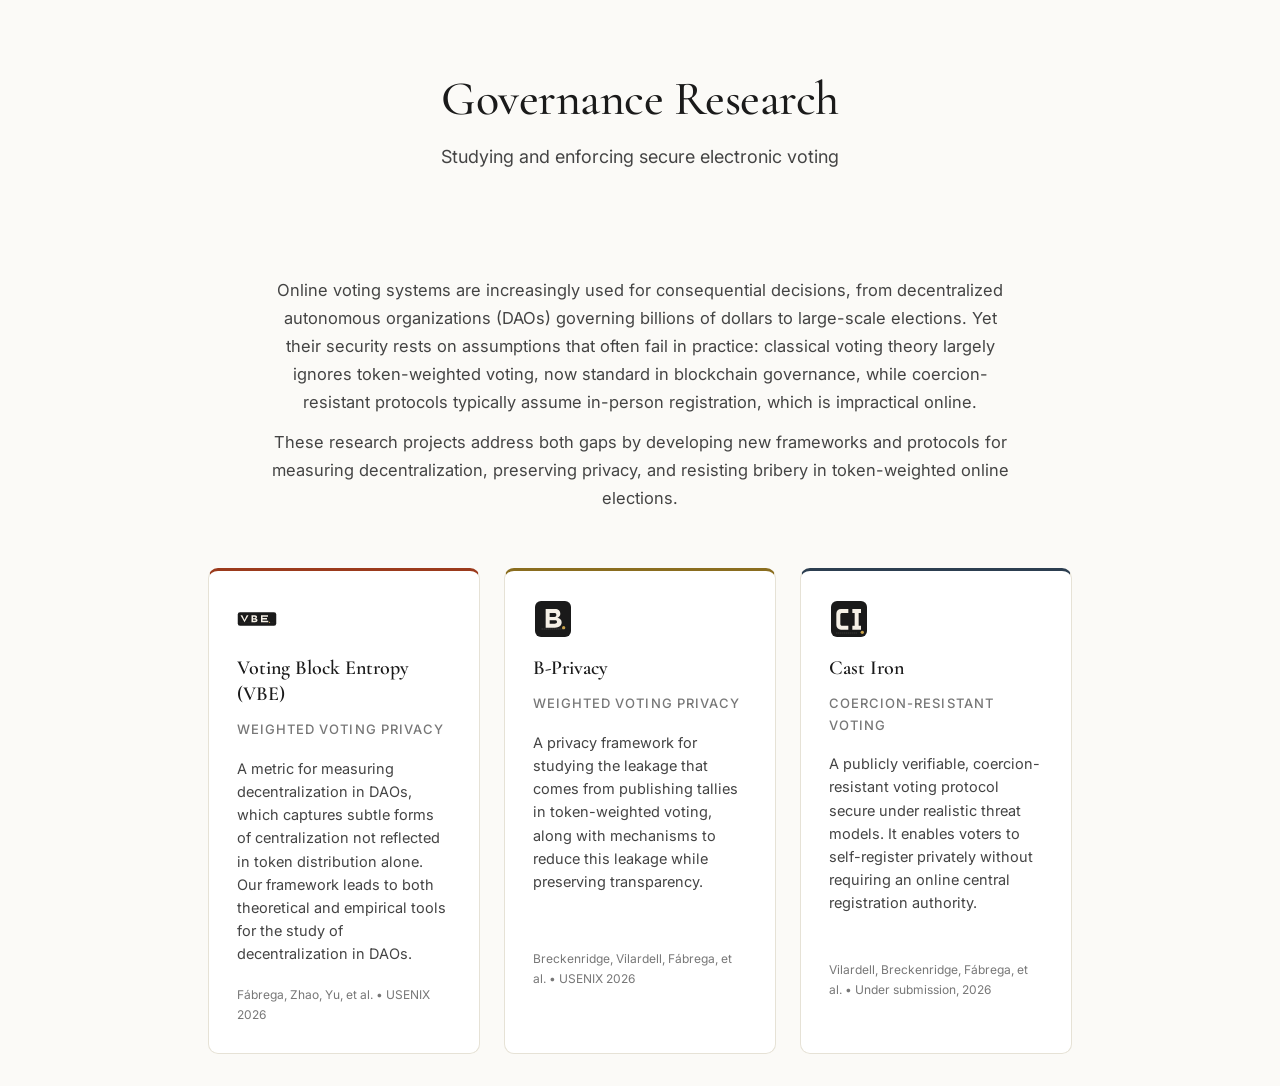
<file: index.html>
<!DOCTYPE html>
<html lang="en">
<head>
  <meta charset="UTF-8" />
  <meta name="viewport" content="width=device-width, initial-scale=1.0" />
  <title>Governance Research</title>
  <meta name="description" content="Governance Research: Secure electronic voting." />
  <link rel="preconnect" href="https://fonts.googleapis.com" />
  <link rel="preconnect" href="https://fonts.gstatic.com" crossorigin />
  <link href="https://fonts.googleapis.com/css2?family=Cormorant+Garamond:wght@400;500;600;700&family=Inter:wght@300;400;500;600&display=swap" rel="stylesheet" />
  <style>
    :root {
      --bg: #fbfaf7;
      --surface: #ffffff;
      --ink: #1a1a1a;
      --ink-soft: #444;
      --muted: #777;
      --rule: #e6e2d6;
      --accent: #8a6d1f;
      --accent-soft: #c9a24a;
      --iron: #2c3e50;
      --iron-soft: #5a7593;
      --rust: #9b3a1c;
      --serif: 'Cormorant Garamond', 'Iowan Old Style', Georgia, 'Times New Roman', serif;
      --sans: 'Inter', -apple-system, BlinkMacSystemFont, 'Segoe UI', Helvetica, Arial, sans-serif;
      --max: 920px;
    }

    * { box-sizing: border-box; }
    html, body { margin: 0; padding: 0; }

    body {
      background: var(--bg);
      color: var(--ink);
      font-family: var(--sans);
      font-size: 16px;
      line-height: 1.65;
      -webkit-font-smoothing: antialiased;
      text-rendering: optimizeLegibility;
    }

    a {
      color: var(--ink);
      text-decoration: none;
      border-bottom: 1px solid var(--rule);
      transition: border-color 120ms ease, color 120ms ease;
    }
    a:hover { border-bottom-color: var(--accent); color: var(--accent); }

    .page {
      max-width: var(--max);
      margin: 0 auto;
      padding: 72px 28px 32px;
    }

    /* ---------- Hero ---------- */
    .hero {
      text-align: center;
      padding-bottom: 48px;
      margin-bottom: 56px;
    }

    .hero-title {
      font-family: var(--serif);
      font-weight: 500;
      font-size: clamp(32px, 5vw, 48px);
      line-height: 1.15;
      letter-spacing: -0.01em;
      margin: 0 0 16px;
      color: var(--ink);
    }

    .hero-subtitle {
      font-size: 18px;
      color: var(--ink-soft);
      margin: 0;
      max-width: 640px;
      margin-left: auto;
      margin-right: auto;
      line-height: 1.6;
    }

    /* ---------- Intro Section ---------- */
    .intro {
      max-width: 100%;
      margin: 0 0 56px;
      padding: 0;
      background: transparent;
      border: none;
      text-align: center;
    }

    .intro p {
      color: var(--ink-soft);
      font-size: 16.5px;
      margin: 0 0 12px;
      line-height: 1.7;
      max-width: 740px;
      margin-left: auto;
      margin-right: auto;
    }
    .intro p:last-child { margin-bottom: 0; }
    .intro strong { color: var(--ink); font-weight: 600; }

    /* ---------- Papers Grid ---------- */
    .papers-grid {
      display: grid;
      grid-template-columns: repeat(3, 1fr);
      gap: 24px;
      margin-top: 48px;
    }

    .paper-card {
      background: var(--surface);
      border: 1px solid var(--rule);
      border-radius: 10px;
      padding: 28px;
      display: flex;
      flex-direction: column;
      transition: border-color 200ms ease, transform 200ms ease, box-shadow 200ms ease;
      cursor: pointer;
      text-decoration: none;
      color: inherit;
    }
    .paper-card:hover {
      border-color: var(--accent-soft);
      transform: translateY(-4px);
      box-shadow: 0 8px 16px rgba(0, 0, 0, 0.08);
    }

    .paper-card.b-privacy { border-top: 3px solid var(--accent); }
    .paper-card.cast-iron { border-top: 3px solid var(--iron); }
    .paper-card.vbe { border-top: 3px solid var(--rust); }

    .paper-logo {
      width: 40px;
      height: 40px;
      margin-bottom: 16px;
      display: block;
    }

    .paper-title {
      font-family: var(--serif);
      font-weight: 600;
      font-size: 20px;
      margin: 0 0 12px;
      color: var(--ink);
      line-height: 1.3;
    }

    .paper-subtitle {
      font-size: 13px;
      text-transform: uppercase;
      letter-spacing: 0.08em;
      color: var(--muted);
      margin: 0 0 16px;
      font-weight: 500;
    }

    .paper-description {
      font-size: 14.5px;
      color: var(--ink-soft);
      line-height: 1.6;
      margin: 0 0 20px;
      flex-grow: 1;
    }

    .paper-meta {
      font-size: 12px;
      color: var(--muted);
      margin: 0 0 0;
      flex-grow: 1;
    }

    /* ---------- Responsive ---------- */
    @media (max-width: 900px) {
      .papers-grid {
        grid-template-columns: repeat(2, 1fr);
        gap: 20px;
      }
    }

    @media (max-width: 600px) {
      .page { padding: 48px 20px 72px; }
      .hero { margin-bottom: 40px; }
      .papers-grid {
        grid-template-columns: 1fr;
        gap: 16px;
      }
      .hero-title { font-size: 32px; }
    }
  </style>
</head>
<body>
  <main class="page">

    <header class="hero">
      <h1 class="hero-title">Governance Research</h1>
      <p class="hero-subtitle">Studying and enforcing secure electronic voting</p>
    </header>

    <section class="intro">
      <p>
        Online voting systems are increasingly used for consequential decisions, from decentralized autonomous organizations (DAOs) governing billions of dollars to large-scale elections. Yet their security rests on assumptions that often fail in practice: classical voting theory largely ignores token-weighted voting, now standard in blockchain governance, while coercion-resistant protocols typically assume in-person registration, which is impractical online. 
      <p>
        These research projects address both gaps by developing new frameworks and protocols for measuring decentralization, preserving privacy, and resisting bribery in token-weighted online elections.
      </p>
    </section>

    <section class="papers-grid">


      <a href="vbe/index.html" class="paper-card vbe">
        <img src="vbe/logo.svg" alt="VBE logo" class="paper-logo" />
        <h2 class="paper-title">Voting Block Entropy (VBE)</h2>
        <p class="paper-subtitle">Weighted Voting Privacy</p>
        <p class="paper-description">
          A metric for measuring decentralization in DAOs, which captures subtle forms of centralization not reflected in token distribution alone. Our framework leads to both theoretical and empirical tools for the study of decentralization in DAOs.
        </p>
        <p class="paper-meta">Fábrega, Zhao, Yu, et al. • USENIX 2026</p>
      </a>

      <a href="b-privacy/index.html" class="paper-card b-privacy">
        <img src="b-privacy/logo.svg" alt="B-Privacy logo" class="paper-logo" />
        <h2 class="paper-title">B-Privacy</h2>
        <p class="paper-subtitle">Weighted Voting Privacy</p>
        <p class="paper-description">
          A privacy framework for studying the leakage that comes from publishing tallies in token-weighted voting, along with mechanisms to reduce this leakage while preserving transparency.
        </p>
        <p class="paper-meta">Breckenridge, Vilardell, Fábrega, et al. • USENIX 2026</p>
      </a>

      <a href="cast-iron/index.html" class="paper-card cast-iron">
        <img src="cast-iron/logo.svg" alt="Cast Iron logo" class="paper-logo" />
        <h2 class="paper-title">Cast Iron</h2>
        <p class="paper-subtitle">Coercion-Resistant Voting</p>
        <p class="paper-description">
          A publicly verifiable, coercion-resistant voting protocol secure under realistic threat models. It enables voters to self-register privately without requiring an online central registration authority.
        </p>
        <p class="paper-meta">Vilardell, Breckenridge, Fábrega, et al. • Under submission, 2026</p>
      </a>
    </section>

</body>
</html>
</file>
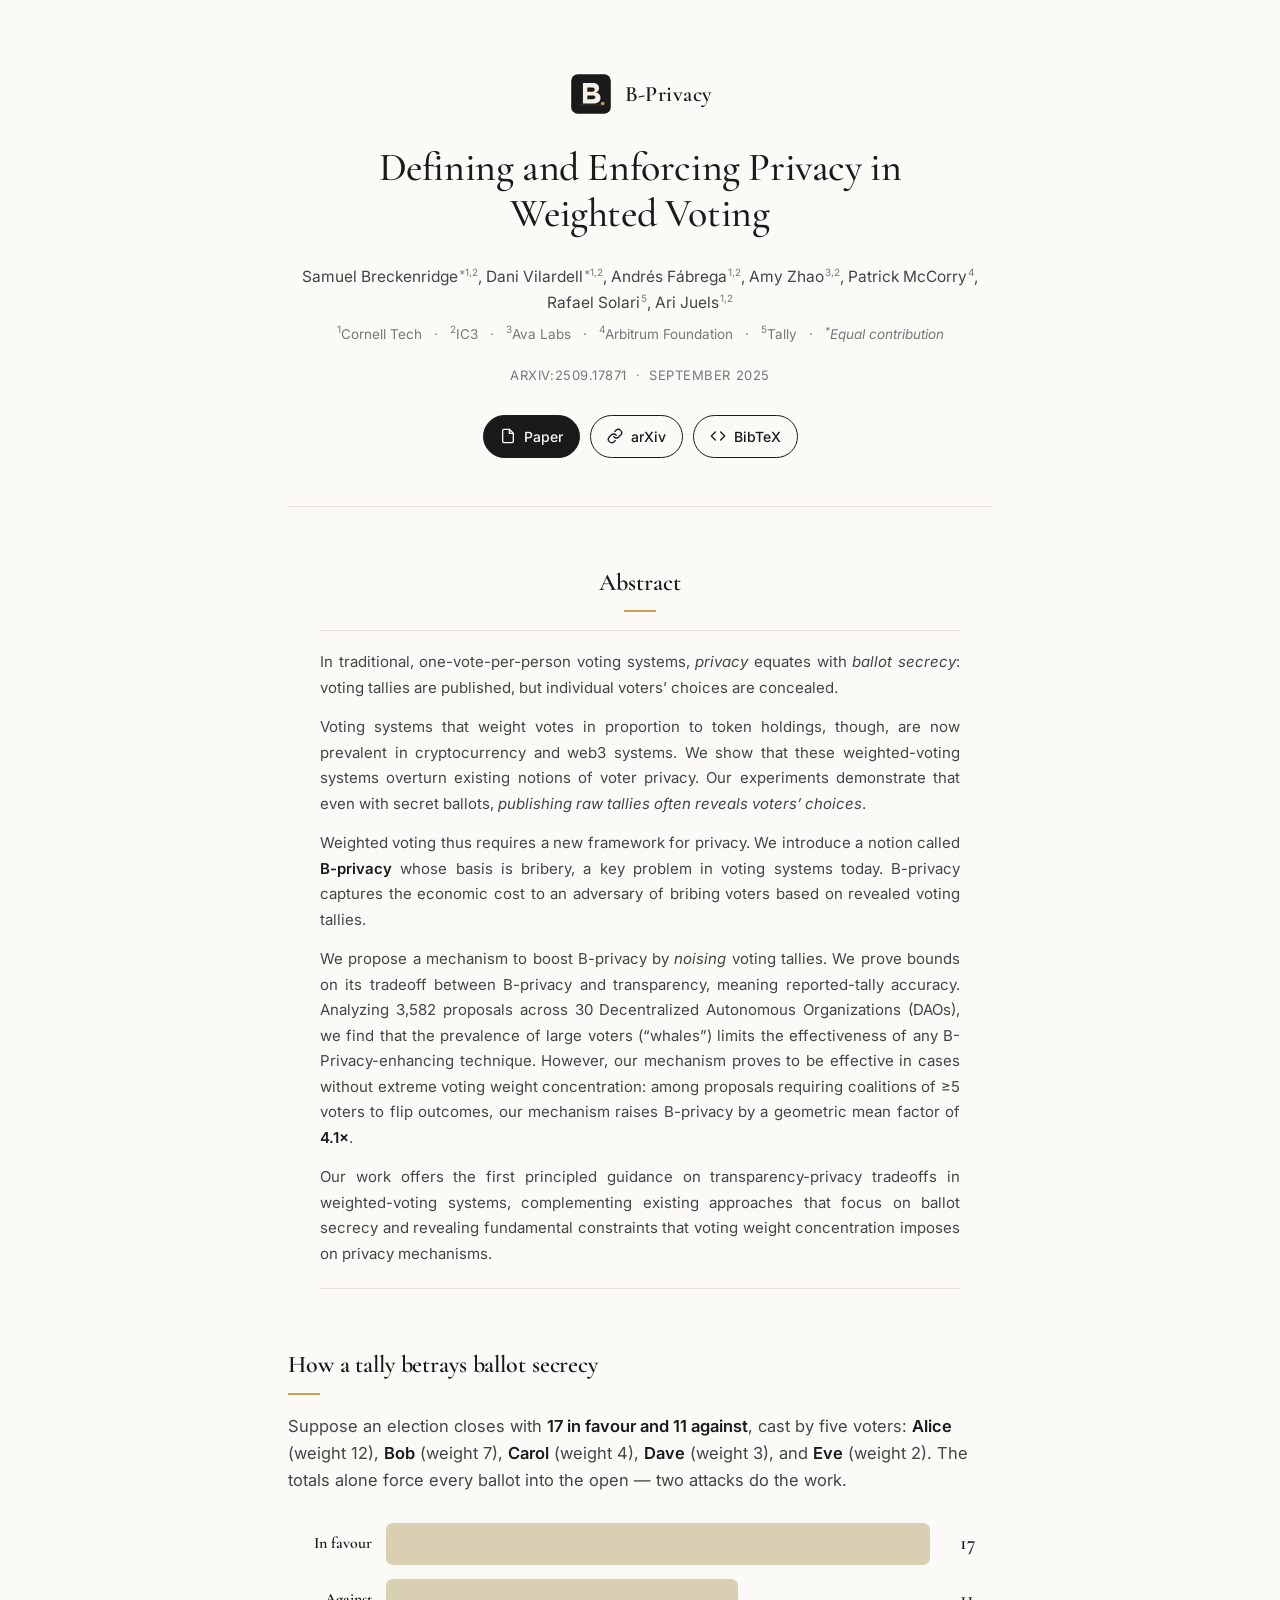
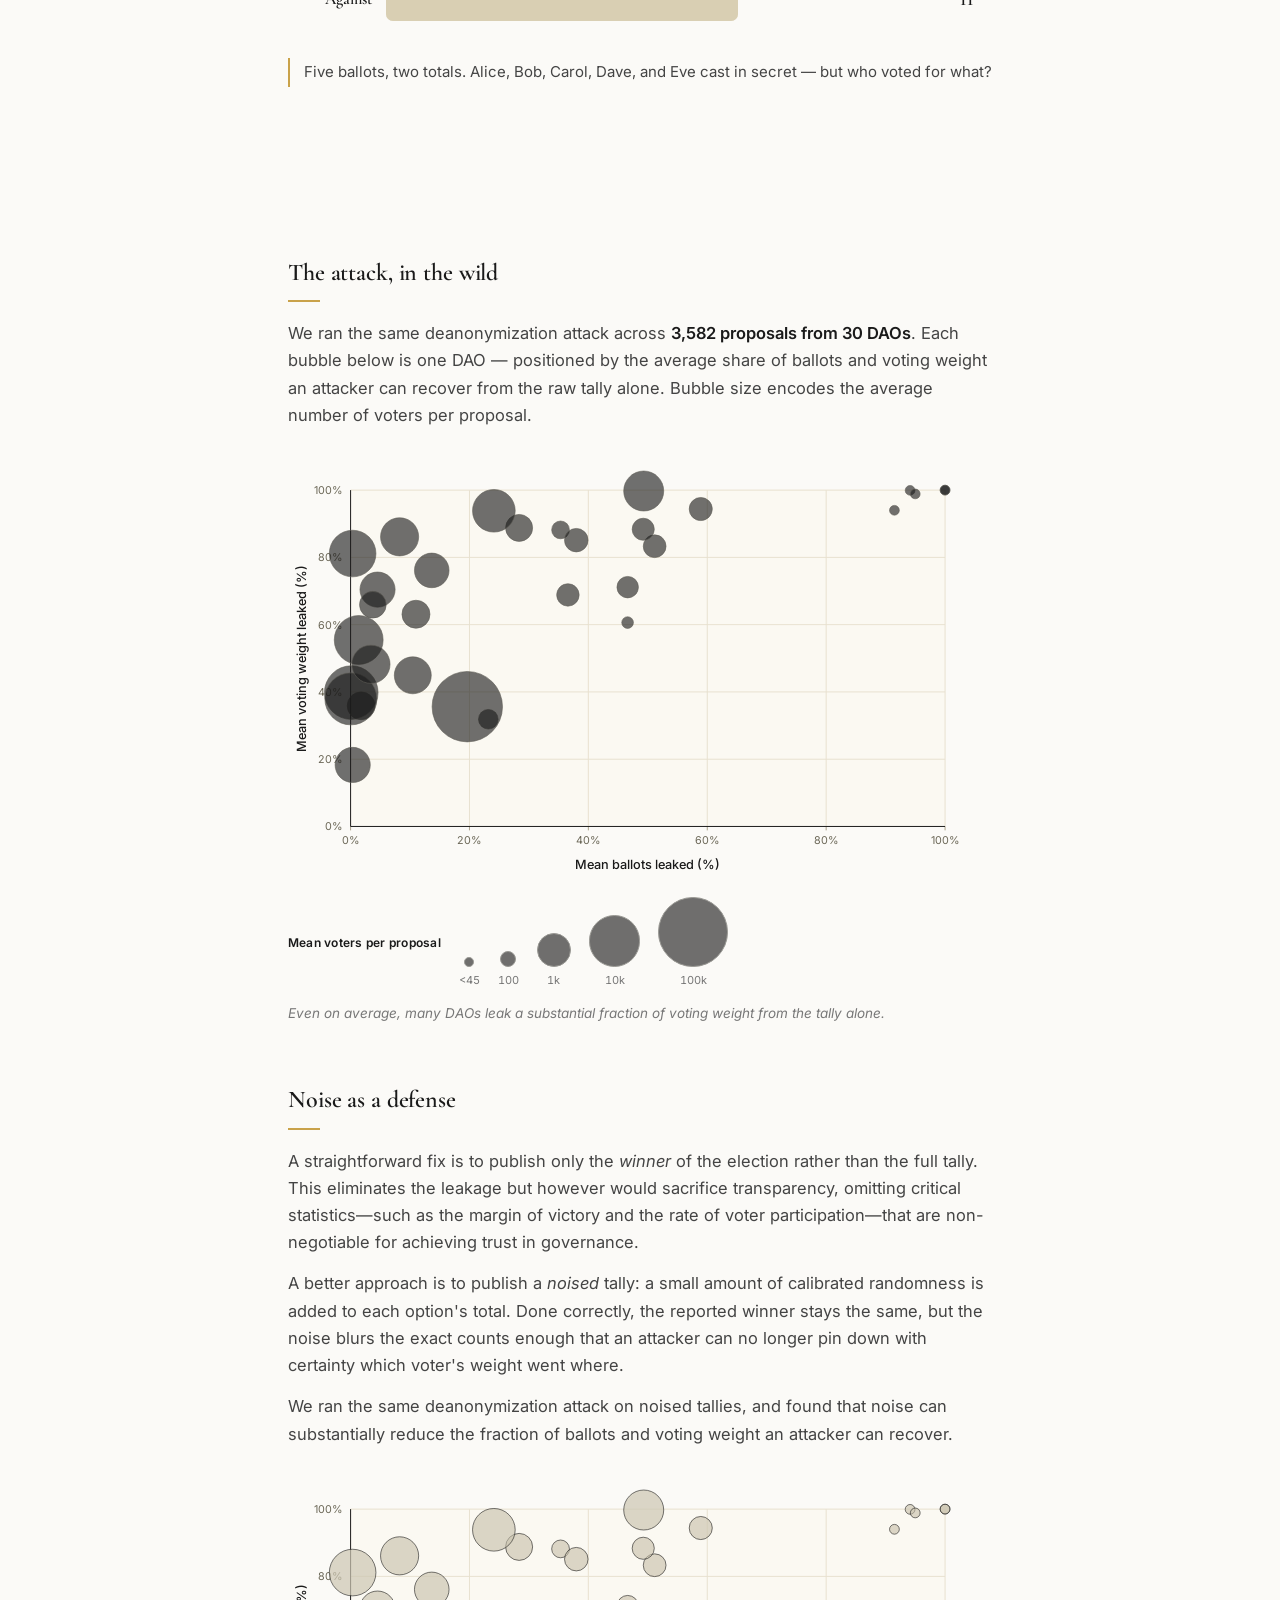
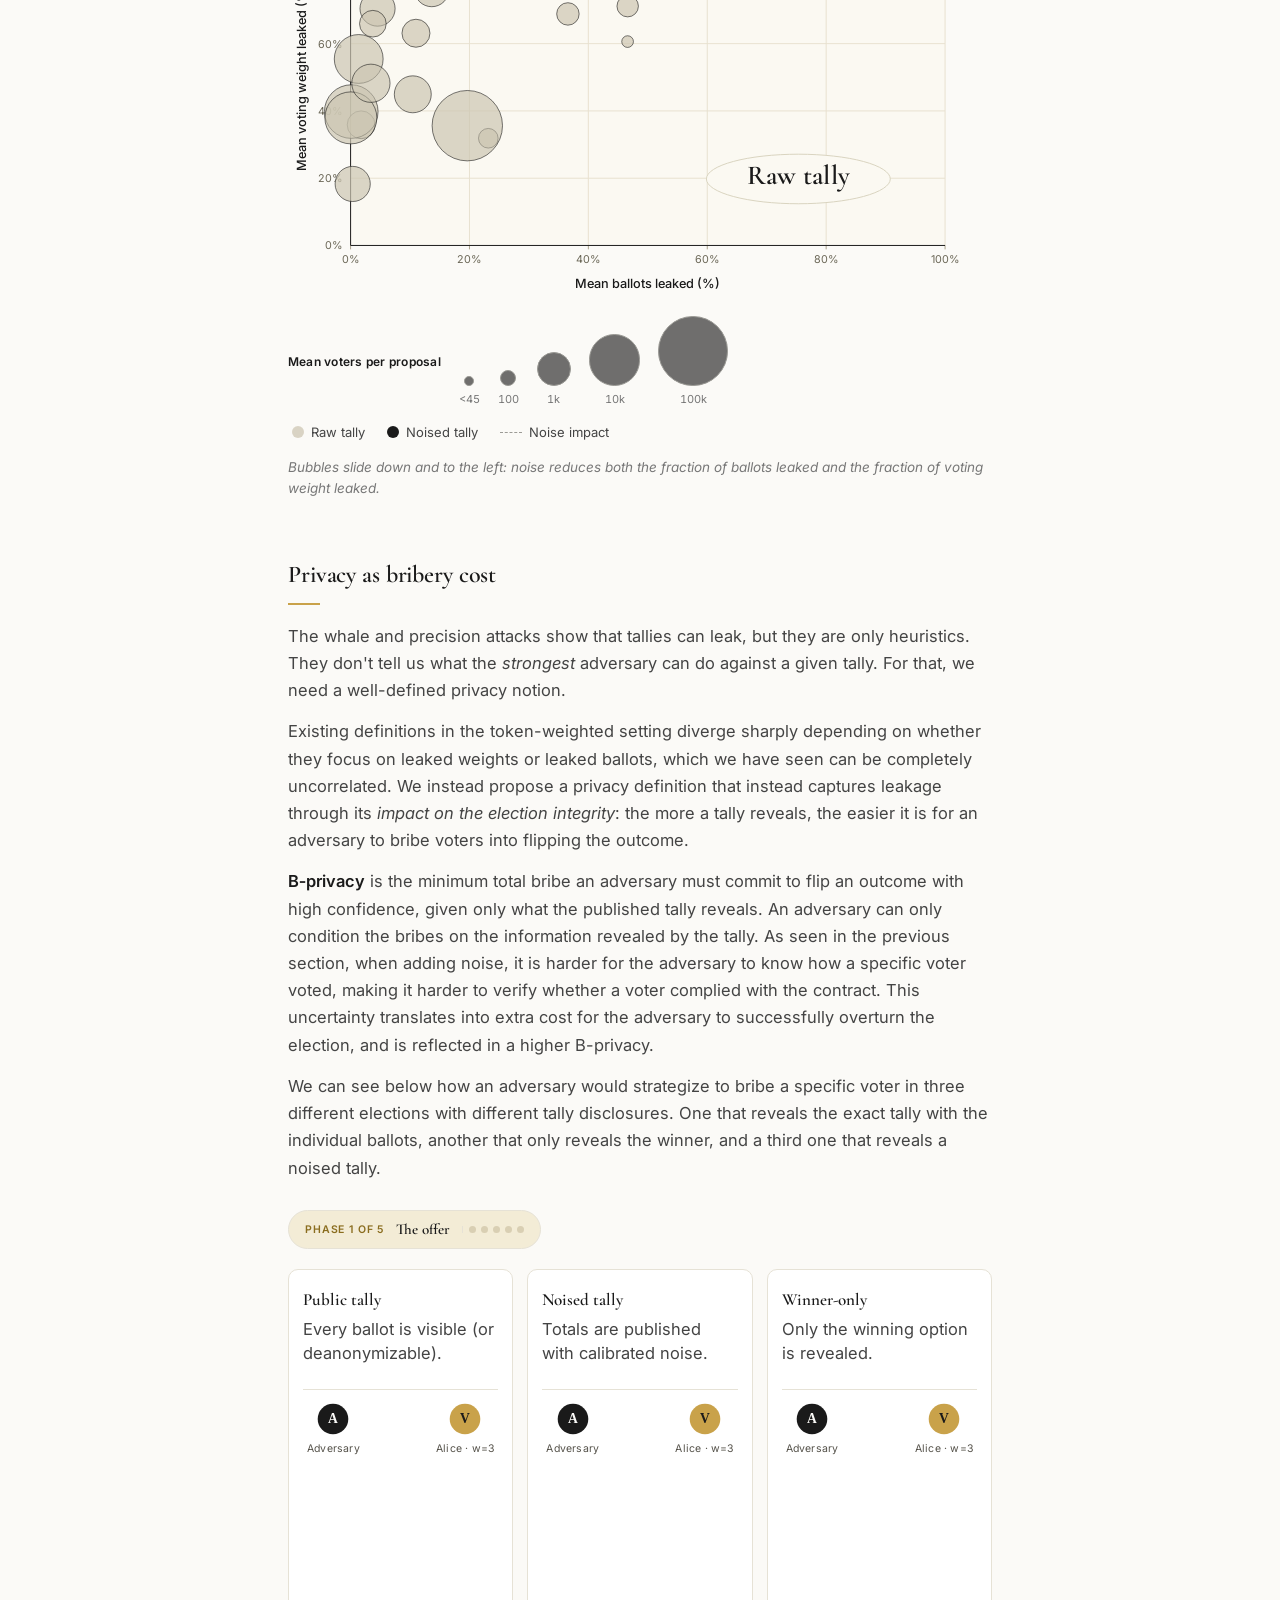
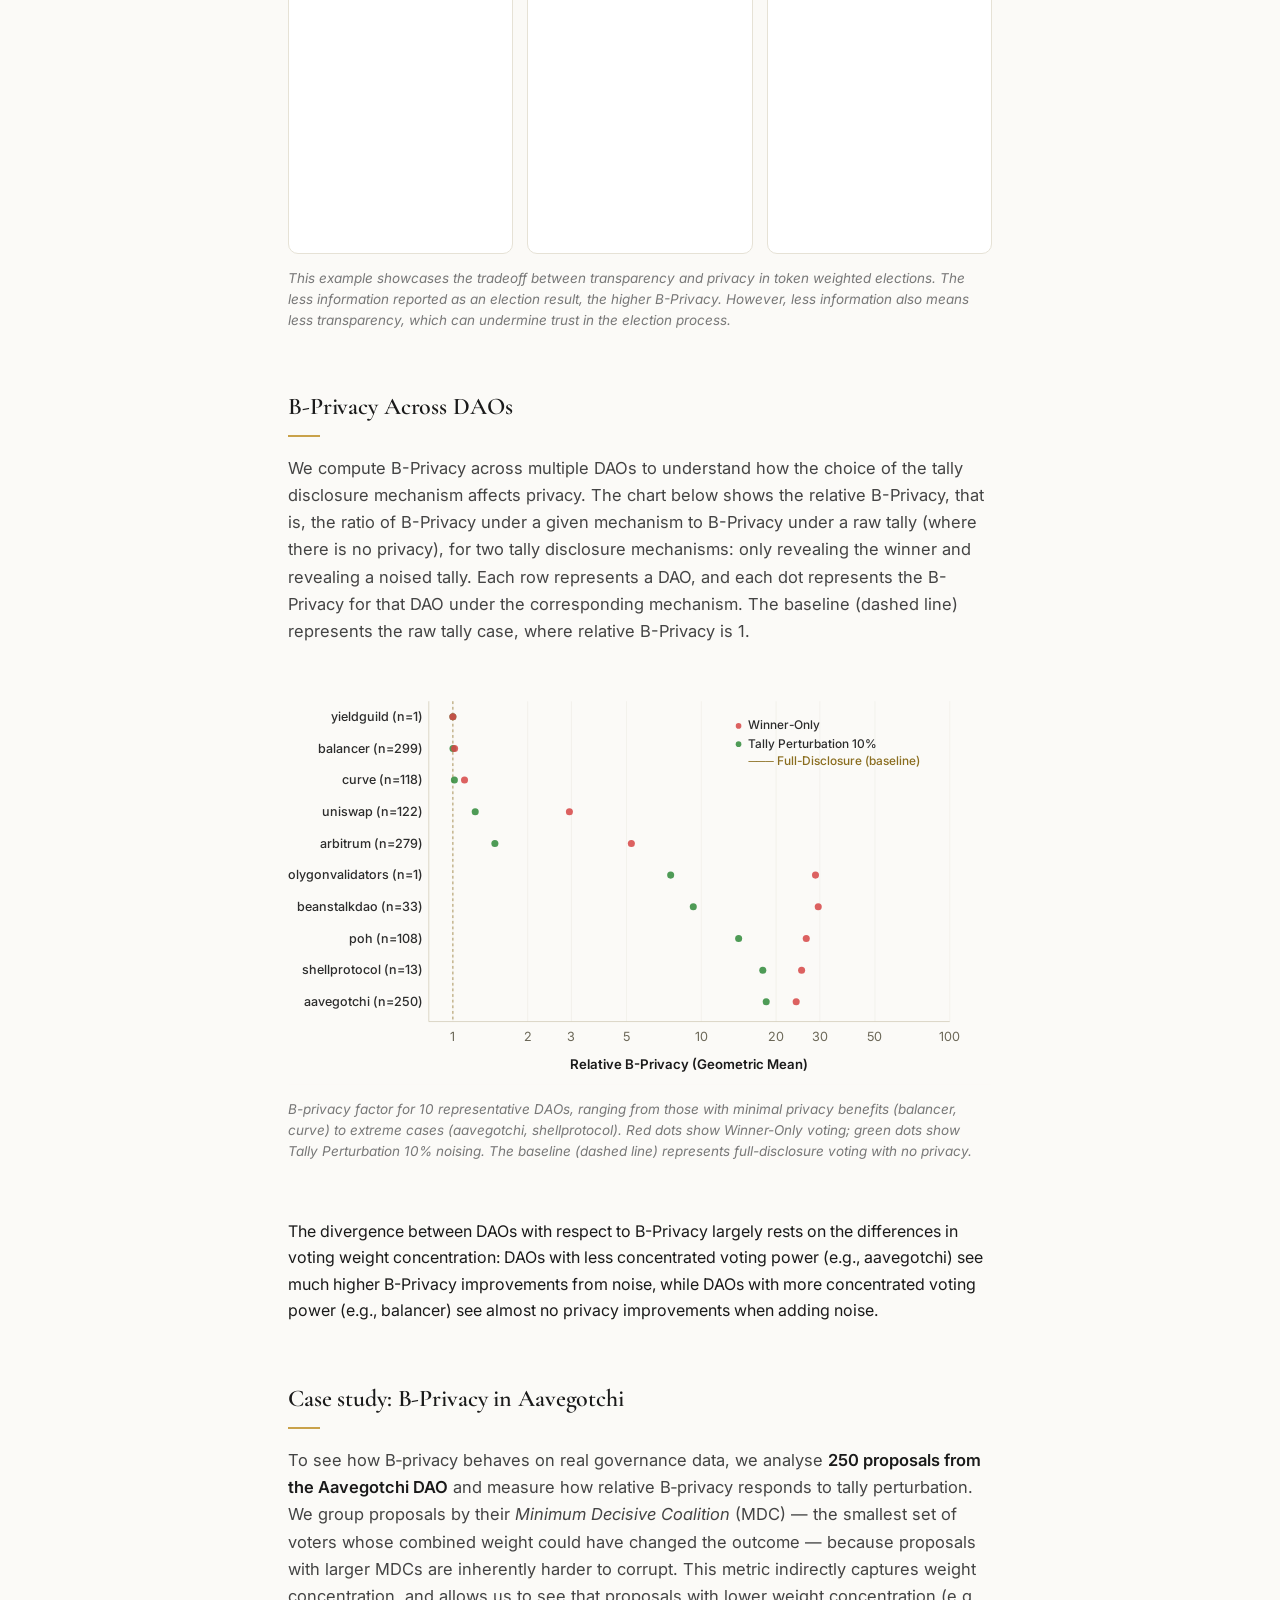
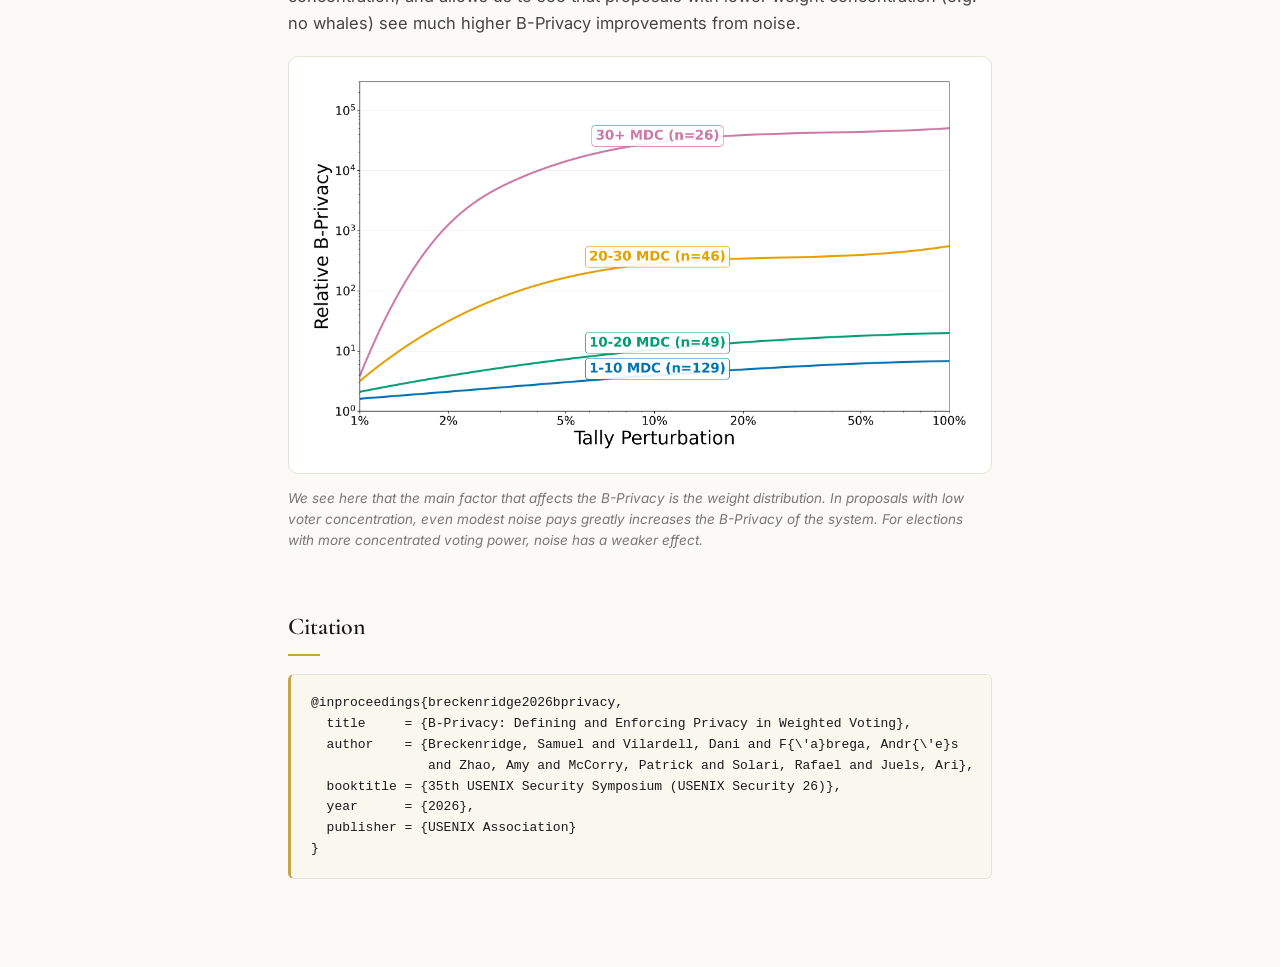
<file: b-privacy/index.html>
<!DOCTYPE html>
<html lang="en">
<head>
  <meta charset="UTF-8" />
  <meta name="viewport" content="width=device-width, initial-scale=1.0" />
  <title>B-Privacy: Defining and Enforcing Privacy in Weighted Voting</title>
  <meta name="description" content="B-Privacy is a privacy framework for weighted voting that measures the economic cost of bribery under revealed tallies." />
  <link rel="icon" href="logo.svg" type="image/svg+xml" />
  <link rel="preconnect" href="https://fonts.googleapis.com" />
  <link rel="preconnect" href="https://fonts.gstatic.com" crossorigin />
  <link href="https://fonts.googleapis.com/css2?family=Cormorant+Garamond:wght@400;500;600;700&family=Inter:wght@300;400;500;600&display=swap" rel="stylesheet" />
  <link rel="stylesheet" href="style.css" />
  <script src="deanonymize.js" defer></script>
  <script src="plot_data.js" defer></script>
  <script src="plots.js" defer></script>
  <script src="bprivacy_game.js" defer></script>
  <script src="dao_plot.js" defer></script>
</head>
<body>
  <main class="page">

    <header class="hero">
      <div class="brand">
        <img src="logo.svg" alt="B-Privacy logo" class="logo" />
        <span class="brand-name">B&#8209;Privacy</span>
      </div>

      <h1 class="title">Defining and Enforcing Privacy in Weighted Voting</h1>

      <p class="authors">
        <a href="#">Samuel Breckenridge</a><sup>*1,2</sup>,
        <a href="#">Dani Vilardell</a><sup>*1,2</sup>,
        <a href="#">Andr&eacute;s F&aacute;brega</a><sup>1,2</sup>,
        <a href="#">Amy Zhao</a><sup>3,2</sup>,
        <a href="#">Patrick McCorry</a><sup>4</sup>,
        <a href="#">Rafael Solari</a><sup>5</sup>,
        <a href="#">Ari Juels</a><sup>1,2</sup>
      </p>

      <p class="affiliations">
        <sup>1</sup>Cornell Tech &nbsp;&nbsp;&middot;&nbsp;&nbsp;
        <sup>2</sup>IC3 &nbsp;&nbsp;&middot;&nbsp;&nbsp;
        <sup>3</sup>Ava Labs &nbsp;&nbsp;&middot;&nbsp;&nbsp;
        <sup>4</sup>Arbitrum Foundation &nbsp;&nbsp;&middot;&nbsp;&nbsp;
        <sup>5</sup>Tally &nbsp;&nbsp;&middot;&nbsp;&nbsp;
        <span class="equal-contrib"><sup>*</sup>Equal contribution</span>
      </p>

      <p class="venue">arXiv:2509.17871 &nbsp;&middot;&nbsp; September 2025</p>

      <nav class="actions">
        <a class="btn btn-primary" href="https://arxiv.org/pdf/2509.17871" target="_blank" rel="noopener">
          <svg viewBox="0 0 24 24" width="16" height="16" fill="none" stroke="currentColor" stroke-width="2" stroke-linecap="round" stroke-linejoin="round"><path d="M14 2H6a2 2 0 0 0-2 2v16a2 2 0 0 0 2 2h12a2 2 0 0 0 2-2V8z"/><polyline points="14 2 14 8 20 8"/></svg>
          Paper
        </a>
        <a class="btn" href="https://arxiv.org/abs/2509.17871" target="_blank" rel="noopener">
          <svg viewBox="0 0 24 24" width="16" height="16" fill="none" stroke="currentColor" stroke-width="2" stroke-linecap="round" stroke-linejoin="round"><path d="M10 13a5 5 0 0 0 7.54.54l3-3a5 5 0 0 0-7.07-7.07l-1.72 1.71"/><path d="M14 11a5 5 0 0 0-7.54-.54l-3 3a5 5 0 0 0 7.07 7.07l1.71-1.71"/></svg>
          arXiv
        </a>
        <a class="btn" href="#bibtex">
          <svg viewBox="0 0 24 24" width="16" height="16" fill="none" stroke="currentColor" stroke-width="2" stroke-linecap="round" stroke-linejoin="round"><polyline points="16 18 22 12 16 6"/><polyline points="8 6 2 12 8 18"/></svg>
          BibTeX
        </a>
      </nav>
    </header>

    <section class="section abstract">
    <h2>Abstract</h2>
    <div class="abstract-body">
    <!-- <p>
      In traditional one-vote-per-person voting systems, privacy means <em>ballot secrecy</em>: tallies are public, but individual choices stay hidden. Weighted-voting systems, now common in cryptocurrency and web3, break this assumption. We show that <em>publishing raw tallies often reveals how individuals voted, even with secret ballots</em>.
    </p>
    <p>
      Weighted voting therefore needs a new privacy framework. We introduce <strong>B-privacy</strong>, which measures the economic cost for an adversary to bribe voters based on revealed tallies, and propose a mechanism that boosts B-privacy by noising tallies, with provable security bounds on the tradeoff against <em>transparency</em> (tally accuracy).
    </p>
    <p>
      Analyzing 3,582 proposals across 30 DAOs, we find that large voters (<em>"whales"</em>) fundamentally limit any mechanism aimed at increasing B-privacy. Still, for proposals with lower weight concentration, our mechanism raises B-privacy by a geometric mean factor of <strong>4.1×</strong> with low transparency loss, offering the first principled guidance on transparency-privacy tradeoffs in weighted voting.
    </p> -->
    <p>
    In traditional, one-vote-per-person voting systems, <em>privacy</em> equates with <em>ballot secrecy</em>: voting tallies are published, but individual voters’ choices are concealed.
    </p>
    <p>
    Voting systems that weight votes in proportion to token holdings, though, are now prevalent in cryptocurrency and web3 systems. We show that these weighted-voting systems overturn existing notions of voter privacy. Our experiments demonstrate that even with secret ballots, <em>publishing raw tallies often reveals voters’ choices</em>.
    </p>
    <p>
    Weighted voting thus requires a new framework for privacy. We introduce a notion called <strong>B-privacy</strong> whose basis is bribery, a key problem in voting systems today. B-privacy captures the economic cost to an adversary of bribing voters based on revealed voting tallies.
    </p>
    <p>
    We propose a mechanism to boost B-privacy by <em>noising</em> voting tallies. We prove bounds on its tradeoff between B-privacy and transparency, meaning reported-tally accuracy. Analyzing 3,582 proposals across 30 Decentralized Autonomous Organizations (DAOs), we find that the prevalence of large voters (“whales”) limits the effectiveness of any B-Privacy-enhancing technique. However, our mechanism proves to be effective in cases without extreme voting weight concentration: among proposals requiring coalitions of ≥5 voters to flip outcomes, our mechanism raises B-privacy by a geometric mean factor of <strong>4.1×</strong>.
    </p>
    <p>
    Our work offers the first principled guidance on transparency-privacy tradeoffs in weighted-voting systems, complementing existing approaches that focus on ballot secrecy and revealing fundamental constraints that voting weight concentration imposes on privacy mechanisms.
    </p>
  </div>
      <!-- <p>
        Weighted-voting systems underpin governance in DAOs and other
        blockchain-based platforms. Conventional ballot secrecy is not
        enough in these settings: publishing raw tallies can often reveal
        how individual voters cast their ballots. We introduce
        <strong>B&#8209;privacy</strong>, a framework that captures the
        transparency&ndash;privacy tradeoff through the lens of
        <em>bribery economics</em>, measuring the economic cost for an
        adversary to bribe voters to change the outcome, given what a
        published tally reveals.
      </p>
      <p>
        We propose a mechanism that adds noise to tallies to enforce
        B&#8209;privacy, and analyze <strong>3,582 proposals across 30
        DAOs</strong>. We find that voter concentration fundamentally
        limits achievable privacy: when outcomes hinge on whales, little
        can be hidden. Yet for proposals whose outcomes require
        coalitions of five or more voters, our mechanism delivers a
        geometric&nbsp;mean <strong>4.1&times; increase</strong> in
        bribery cost.
      </p> -->
    </section>

    <section class="section" id="deanonymize">
      <h2>How a tally betrays ballot secrecy</h2>
      <p>
        Suppose an election closes with <strong>17 in favour and 11 against</strong>,
        cast by five voters:
        <strong>Alice</strong> (weight&nbsp;12),
        <strong>Bob</strong> (weight&nbsp;7),
        <strong>Carol</strong> (weight&nbsp;4),
        <strong>Dave</strong> (weight&nbsp;3), and
        <strong>Eve</strong> (weight&nbsp;2).
        The totals alone force every ballot into the open &mdash; two attacks do the work.
      </p>

      <div class="deanon" role="region" aria-label="Deanonymization demonstration">
        <div class="bars">
          <div class="row">
            <div class="row-label">In favour</div>
            <div class="bar bar-a">
              <div class="seg" data-weight="12" style="--w: 12"><span class="w">12</span></div>
              <div class="seg" data-weight="3" style="--w: 3"><span class="w">3</span></div>
              <div class="seg" data-weight="2" style="--w: 2"><span class="w">2</span></div>
            </div>
            <div class="row-total">17</div>
          </div>
          <div class="row">
            <div class="row-label">Against</div>
            <div class="bar bar-b">
              <div class="seg" data-weight="7" style="--w: 7"><span class="w">7</span></div>
              <div class="seg" data-weight="4" style="--w: 4"><span class="w">4</span></div>
            </div>
            <div class="row-total">11</div>
          </div>
        </div>

        <div class="narration" aria-live="polite">
          <p class="step active" data-step="0">Five ballots, two totals. Alice, Bob, Carol, Dave, and Eve cast in secret &mdash; but who voted for what?</p>
          <p class="step" data-step="1"><span class="attack-tag whale">Whale attack: </span><b>Alice</b>&rsquo;s weight of 12 can&rsquo;t fit inside a total of 11. &rarr; <span class="vote-a">In favour</span>.</p>
          <p class="step" data-step="2"><span class="attack-tag whale">Whale attack: </span>Only 5 left on the favour side. <b>Bob</b>&rsquo;s 7 won&rsquo;t fit. &rarr; <span class="vote-b">Against</span>.</p>
          <p class="step" data-step="3"><span class="attack-tag precision">Precision attack: </span>The remaining {4,&nbsp;3,&nbsp;2} must split into favour&nbsp;=&nbsp;5, against&nbsp;=&nbsp;4. The only subset summing to 4 is {4}, so <b>Carol</b> &rarr; <span class="vote-b">Against</span>, and <b>Dave</b>&nbsp;+&nbsp;<b>Eve</b> &rarr; <span class="vote-a">In favour</span>. <em>Every ballot exposed.</em></p>
        </div>

        <div class="ledger" aria-label="Revealed ballots">
          <div class="ledger-chip" data-step="1"><span><b>Alice</b> &middot; w=12</span><em>In favour</em></div>
          <div class="ledger-chip" data-step="2"><span><b>Bob</b> &middot; w=7</span><em>Against</em></div>
          <div class="ledger-chip" data-step="3"><span><b>Carol</b> &middot; w=4</span><em>Against</em></div>
          <div class="ledger-chip" data-step="4"><span><b>Dave</b> &middot; w=3</span><em>In favour</em></div>
          <div class="ledger-chip" data-step="5"><span><b>Eve</b> &middot; w=2</span><em>In favour</em></div>
        </div>

      </div>
    </section>

    <section class="section" id="dao-attack">
      <h2>The attack, in the wild</h2>
      <p>
        We ran the same deanonymization attack across <strong>3,582 proposals from 30
        DAOs</strong>. Each bubble below is one DAO &mdash; positioned by
        the average share of ballots and voting weight an attacker can
        recover from the raw tally alone. Bubble size encodes the average
        number of voters per proposal.
      </p>

      <div class="aggregate-plot-wrap">
        <div class="aggregate-plot" data-plot="aggregate" aria-label="Per-DAO aggregate deanonymization"></div>
      </div>

      <p class="caption">
        Even on average, many DAOs leak a substantial fraction of voting
        weight from the tally alone.
      </p>
    </section>

    <section class="section" id="noise-defense">
      <h2>Noise as a defense</h2>
      <p>
          A straightforward fix is to publish only the <em>winner</em> of the election rather than the full tally. This eliminates the leakage but however would sacrifice transparency, omitting critical statistics—such as the margin of victory and the rate of voter participation—that are non-negotiable for achieving trust in governance.
      </p>
      <p>
          A better approach is to publish a <em>noised</em> tally: a small amount of calibrated randomness is added to each option's total. Done correctly, the reported winner stays the same, but the noise blurs the exact counts enough that an attacker can no longer pin down with certainty which voter's weight went where.
      </p>
      <p>
        We ran the same deanonymization attack on noised tallies, and found that noise 
        can substantially reduce the fraction of ballots and voting weight an attacker 
        can recover. 
      </p>

      <div class="noise-plot-wrap">
        <div class="noise-plot" data-plot="noise" aria-label="Noise impact comparison"></div>
        <div class="noise-legend">
          <span><span class="dot dot-raw"></span>Raw tally</span>
          <span><span class="dot dot-noise"></span>Noised tally</span>
          <span><span class="line-arrow"></span>Noise impact</span>
        </div>
      </div>

      <p class="caption">
        Bubbles slide down and to the left: noise reduces both the
        fraction of ballots leaked and the fraction of voting weight
        leaked.
      </p>
    </section>


    <section class="section" id="bprivacy-game">
      <h2>Privacy as bribery cost</h2>
      <p>
        The whale and precision attacks show that tallies can leak, but they are only heuristics. They don't tell us what the <em>strongest</em> adversary can do against a given tally. For that, we need a well-defined privacy notion. 
      </p>
      <p>
        Existing definitions in the token-weighted setting diverge sharply depending on whether they focus on leaked weights or leaked ballots, which we have seen can be completely uncorrelated. We instead propose a privacy definition that instead captures leakage through its <em>impact on the election integrity</em>: the more a tally reveals, the easier it is for an adversary to bribe voters into flipping the outcome.
      </p>
      <p>
        <strong>B&#8209;privacy</strong> is the minimum total bribe an adversary must commit to flip an outcome with high confidence, given only what the published tally reveals. An adversary can only condition the bribes on the information revealed by the tally. As seen in the previous section, when adding noise, it is harder for the adversary to know how a specific voter voted, making it harder to verify whether a voter complied with the contract. This uncertainty translates into extra cost for the adversary to successfully overturn the election, and is reflected in a higher B-privacy.
      </p>
      <p>
        We can see below how an adversary would strategize to bribe a specific voter in three different elections with different tally disclosures. One that reveals the exact tally with the individual ballots, another that only reveals the winner, and a third one that reveals a noised tally.
      </p>

      <div class="bribe-lab" aria-label="Bribery game in three tally regimes">
        <div class="bribe-phase" aria-live="polite">
          <span class="bribe-phase-step">Phase 1 of 5</span>
          <span class="bribe-phase-label">The offer</span>
          <span class="bribe-phase-dots" aria-hidden="true">
            <span class="dot" data-phase="offer"></span>
            <span class="dot" data-phase="vote"></span>
            <span class="dot" data-phase="reveal"></span>
            <span class="dot" data-phase="verify"></span>
            <span class="dot" data-phase="verdict"></span>
          </span>
        </div>

        <div class="bribe-grid">
          <article class="bribe-cell" data-mode="public">
            <header>
              <h3>Public tally</h3>
              <p class="bribe-sub">Every ballot is visible (or deanonymizable).</p>
            </header>
            <div class="actors">
              <div class="actor actor-adv">
                <svg class="avatar" width="34" height="34" viewBox="0 0 40 40" aria-hidden="true"><circle cx="20" cy="20" r="18" fill="#1a1a1a"/><text x="20" y="25" text-anchor="middle" fill="#fbfaf7" font-family="serif" font-size="16" font-weight="600">A</text></svg>
                <span class="actor-name">Adversary</span>
              </div>
              <div class="actor actor-voter">
                <svg class="avatar" width="34" height="34" viewBox="0 0 40 40" aria-hidden="true"><circle cx="20" cy="20" r="18" fill="#c9a24a"/><text x="20" y="25" text-anchor="middle" fill="#1a1a1a" font-family="serif" font-size="16" font-weight="600">V</text></svg>
                <span class="actor-name">Alice &middot; w=3</span>
              </div>
            </div>
            <div class="slot slot-offer" data-phase="offer"><div class="slot-label">1. Offer</div><div class="bubble bubble-adv"><p></p></div></div>
            <div class="slot slot-vote" data-phase="vote"><div class="slot-label">2. Alice votes</div><div class="bubble bubble-voter"><p></p></div></div>
            <div class="slot slot-reveal" data-phase="reveal"><div class="slot-label">3. Tally published</div><div class="tally-view"><div class="tally-inner"></div></div></div>
            <div class="slot slot-verify" data-phase="verify"><div class="slot-label">4. Verification</div><div class="bubble bubble-adv"><p></p></div></div>
            <div class="slot slot-verdict" data-phase="verdict"><div class="slot-label">5. Outcome</div><div class="verdict"><span class="verdict-tag"></span><span class="verdict-text"></span></div></div>
          </article>

          <article class="bribe-cell" data-mode="noised">
            <header>
              <h3>Noised tally</h3>
              <p class="bribe-sub">Totals are published with calibrated noise.</p>
            </header>
            <div class="actors">
              <div class="actor actor-adv">
                <svg class="avatar" width="34" height="34" viewBox="0 0 40 40" aria-hidden="true"><circle cx="20" cy="20" r="18" fill="#1a1a1a"/><text x="20" y="25" text-anchor="middle" fill="#fbfaf7" font-family="serif" font-size="16" font-weight="600">A</text></svg>
                <span class="actor-name">Adversary</span>
              </div>
              <div class="actor actor-voter">
                <svg class="avatar" width="34" height="34" viewBox="0 0 40 40" aria-hidden="true"><circle cx="20" cy="20" r="18" fill="#c9a24a"/><text x="20" y="25" text-anchor="middle" fill="#1a1a1a" font-family="serif" font-size="16" font-weight="600">V</text></svg>
                <span class="actor-name">Alice &middot; w=3</span>
              </div>
            </div>
            <div class="slot slot-offer" data-phase="offer"><div class="slot-label">1. Offer</div><div class="bubble bubble-adv"><p></p></div></div>
            <div class="slot slot-vote" data-phase="vote"><div class="slot-label">2. Alice votes</div><div class="bubble bubble-voter"><p></p></div></div>
            <div class="slot slot-reveal" data-phase="reveal"><div class="slot-label">3. Tally published</div><div class="tally-view"><div class="tally-inner"></div></div></div>
            <div class="slot slot-verify" data-phase="verify"><div class="slot-label">4. Verification</div><div class="bubble bubble-adv"><p></p></div></div>
            <div class="slot slot-verdict" data-phase="verdict"><div class="slot-label">5. Outcome</div><div class="verdict"><span class="verdict-tag"></span><span class="verdict-text"></span></div></div>
          </article>

          <article class="bribe-cell" data-mode="private">
            <header>
              <h3>Winner&#8209;only</h3>
              <p class="bribe-sub">Only the winning option is revealed.</p>
            </header>
            <div class="actors">
              <div class="actor actor-adv">
                <svg class="avatar" width="34" height="34" viewBox="0 0 40 40" aria-hidden="true"><circle cx="20" cy="20" r="18" fill="#1a1a1a"/><text x="20" y="25" text-anchor="middle" fill="#fbfaf7" font-family="serif" font-size="16" font-weight="600">A</text></svg>
                <span class="actor-name">Adversary</span>
              </div>
              <div class="actor actor-voter">
                <svg class="avatar" width="34" height="34" viewBox="0 0 40 40" aria-hidden="true"><circle cx="20" cy="20" r="18" fill="#c9a24a"/><text x="20" y="25" text-anchor="middle" fill="#1a1a1a" font-family="serif" font-size="16" font-weight="600">V</text></svg>
                <span class="actor-name">Alice &middot; w=3</span>
              </div>
            </div>
            <div class="slot slot-offer" data-phase="offer"><div class="slot-label">1. Offer</div><div class="bubble bubble-adv"><p></p></div></div>
            <div class="slot slot-vote" data-phase="vote"><div class="slot-label">2. Alice votes</div><div class="bubble bubble-voter"><p></p></div></div>
            <div class="slot slot-reveal" data-phase="reveal"><div class="slot-label">3. Tally published</div><div class="tally-view"><div class="tally-inner"></div></div></div>
            <div class="slot slot-verify" data-phase="verify"><div class="slot-label">4. Verification</div><div class="bubble bubble-adv"><p></p></div></div>
            <div class="slot slot-verdict" data-phase="verdict"><div class="slot-label">5. Outcome</div><div class="verdict"><span class="verdict-tag"></span><span class="verdict-text"></span></div></div>
          </article>
        </div>
      </div>

      <p class="caption">
        This example showcases the tradeoff between transparency and privacy in token weighted elections. The less information reported as an election result, the higher B-Privacy. However, less information also means less transparency, which can undermine trust in the election process.
      </p>
    </section>

    <section class="section" id="dao-comparison">
      <h2>B&#8209;Privacy Across DAOs</h2>
      <p>
        We compute B-Privacy across multiple DAOs to understand how the choice of the tally disclosure mechanism affects privacy. The chart below shows the relative B-Privacy, that is, the ratio of B-Privacy under a given mechanism to B-Privacy under a raw tally (where there is no privacy), for two tally disclosure mechanisms: only revealing the winner and revealing a noised tally. Each row represents a DAO, and each dot represents the B-Privacy for that DAO under the corresponding mechanism. The baseline (dashed line) represents the raw tally case, where relative B-Privacy is 1.
      </p>
      <div class="dao-plot-wrap">
        <div class="dao-plot" id="dao-chart"></div>
        <p class="caption">
          B-privacy factor for 10 representative DAOs, ranging from those with minimal privacy benefits (balancer, curve) to extreme cases (aavegotchi, shellprotocol). Red dots show Winner-Only voting; green dots show Tally Perturbation 10% noising. The baseline (dashed line) represents full-disclosure voting with no privacy. 
        </p>
      </div>
    </section>

    <p>
      The divergence between DAOs with respect to B-Privacy largely rests on the differences in voting weight concentration: DAOs with less concentrated voting power (e.g., aavegotchi) see much higher B-Privacy improvements from noise, while DAOs with more concentrated voting power (e.g., balancer) see almost no privacy improvements when adding noise.
    </p>


    <section class="section" id="aavegotchi-results">
      <h2>Case study: B&#8209;Privacy in Aavegotchi</h2>
      <p>
        To see how B&#8209;privacy behaves on real governance data, we analyse <strong>250 proposals from the Aavegotchi DAO</strong> and measure how relative B&#8209;privacy responds to tally perturbation. We group proposals by their <em>Minimum Decisive Coalition</em> (MDC) &mdash; the smallest set of voters whose combined weight could have changed the outcome &mdash; because proposals with larger MDCs are inherently harder to corrupt. This metric indirectly captures weight concentration, and allows us to see that proposals with lower weight concentration (e.g. no whales) see much higher B-Privacy improvements from noise.
      </p>

      <figure class="aave-figure">
        <img src="figure/plot_clustered_average_aavegotchi.eth.png"
             alt="Relative B-Privacy versus tally perturbation for Aavegotchi proposals, grouped by MDC cohort."
             style="width: 100%; max-width: 760px; height: auto;" />
        <!-- <figcaption>
          Relative B&#8209;privacy (log scale) as a function of tally
          perturbation <em>d</em>, averaged within MDC cohorts
          (1&ndash;10, 10&ndash;20, 20&ndash;30, 30+). Two patterns are
          clear: B&#8209;privacy rises monotonically with perturbation,
          and at any fixed perturbation level, proposals with larger MDCs
          enjoy strictly higher B&#8209;privacy.
        </figcaption> -->
      </figure>

      <p class="caption">
        We see here that the main factor that affects the B-Privacy is the weight distribution. In proposals with low voter concentration, even modest noise pays greatly increases the B-Privacy of the system. For elections with more concentrated voting power, 
        noise has a weaker effect.
      </p>
    </section>


    <section class="section" id="bibtex">
      <h2>Citation</h2>
      <pre class="bibtex"><code>@inproceedings{breckenridge2026bprivacy,
  title     = {B-Privacy: Defining and Enforcing Privacy in Weighted Voting},
  author    = {Breckenridge, Samuel and Vilardell, Dani and F{\'a}brega, Andr{\'e}s
               and Zhao, Amy and McCorry, Patrick and Solari, Rafael and Juels, Ari},
  booktitle = {35th USENIX Security Symposium (USENIX Security 26)},
  year      = {2026},
  publisher = {USENIX Association}
}</code></pre>
    </section>

</body>
</html>
</file>
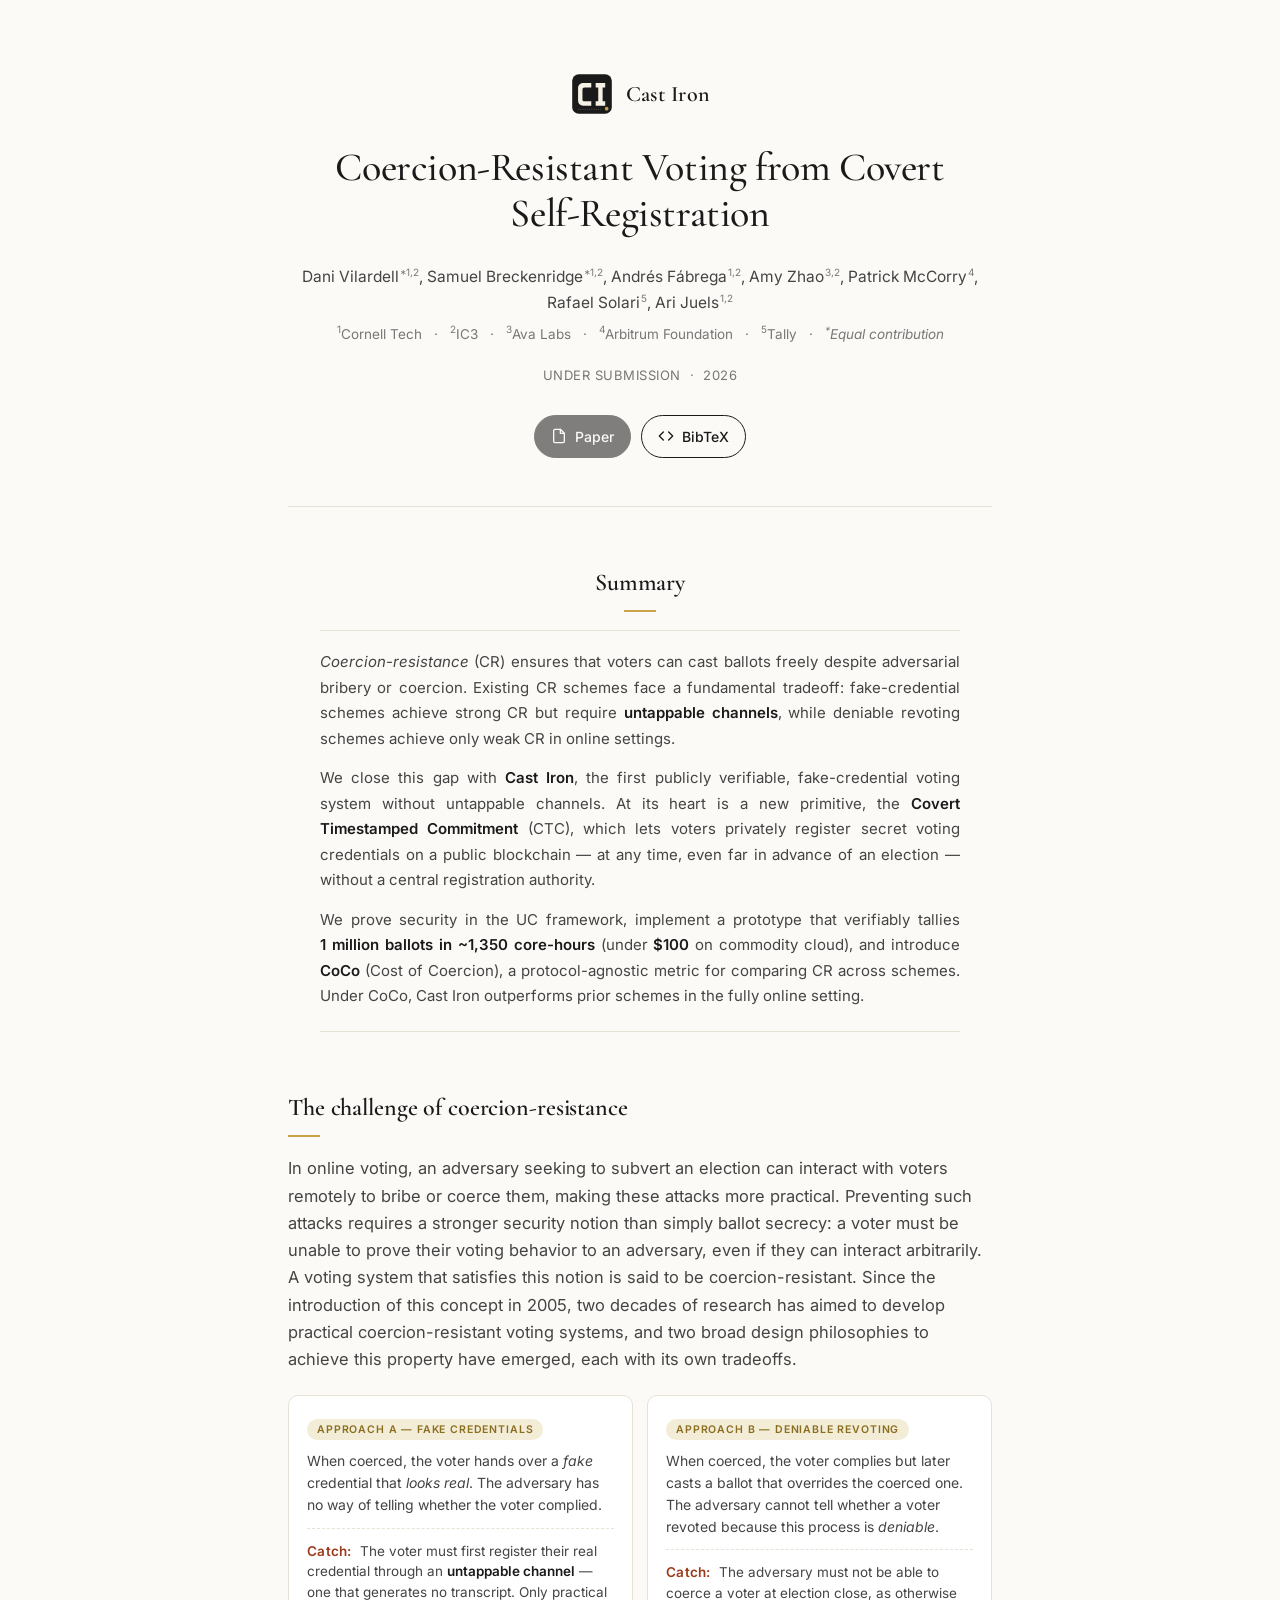
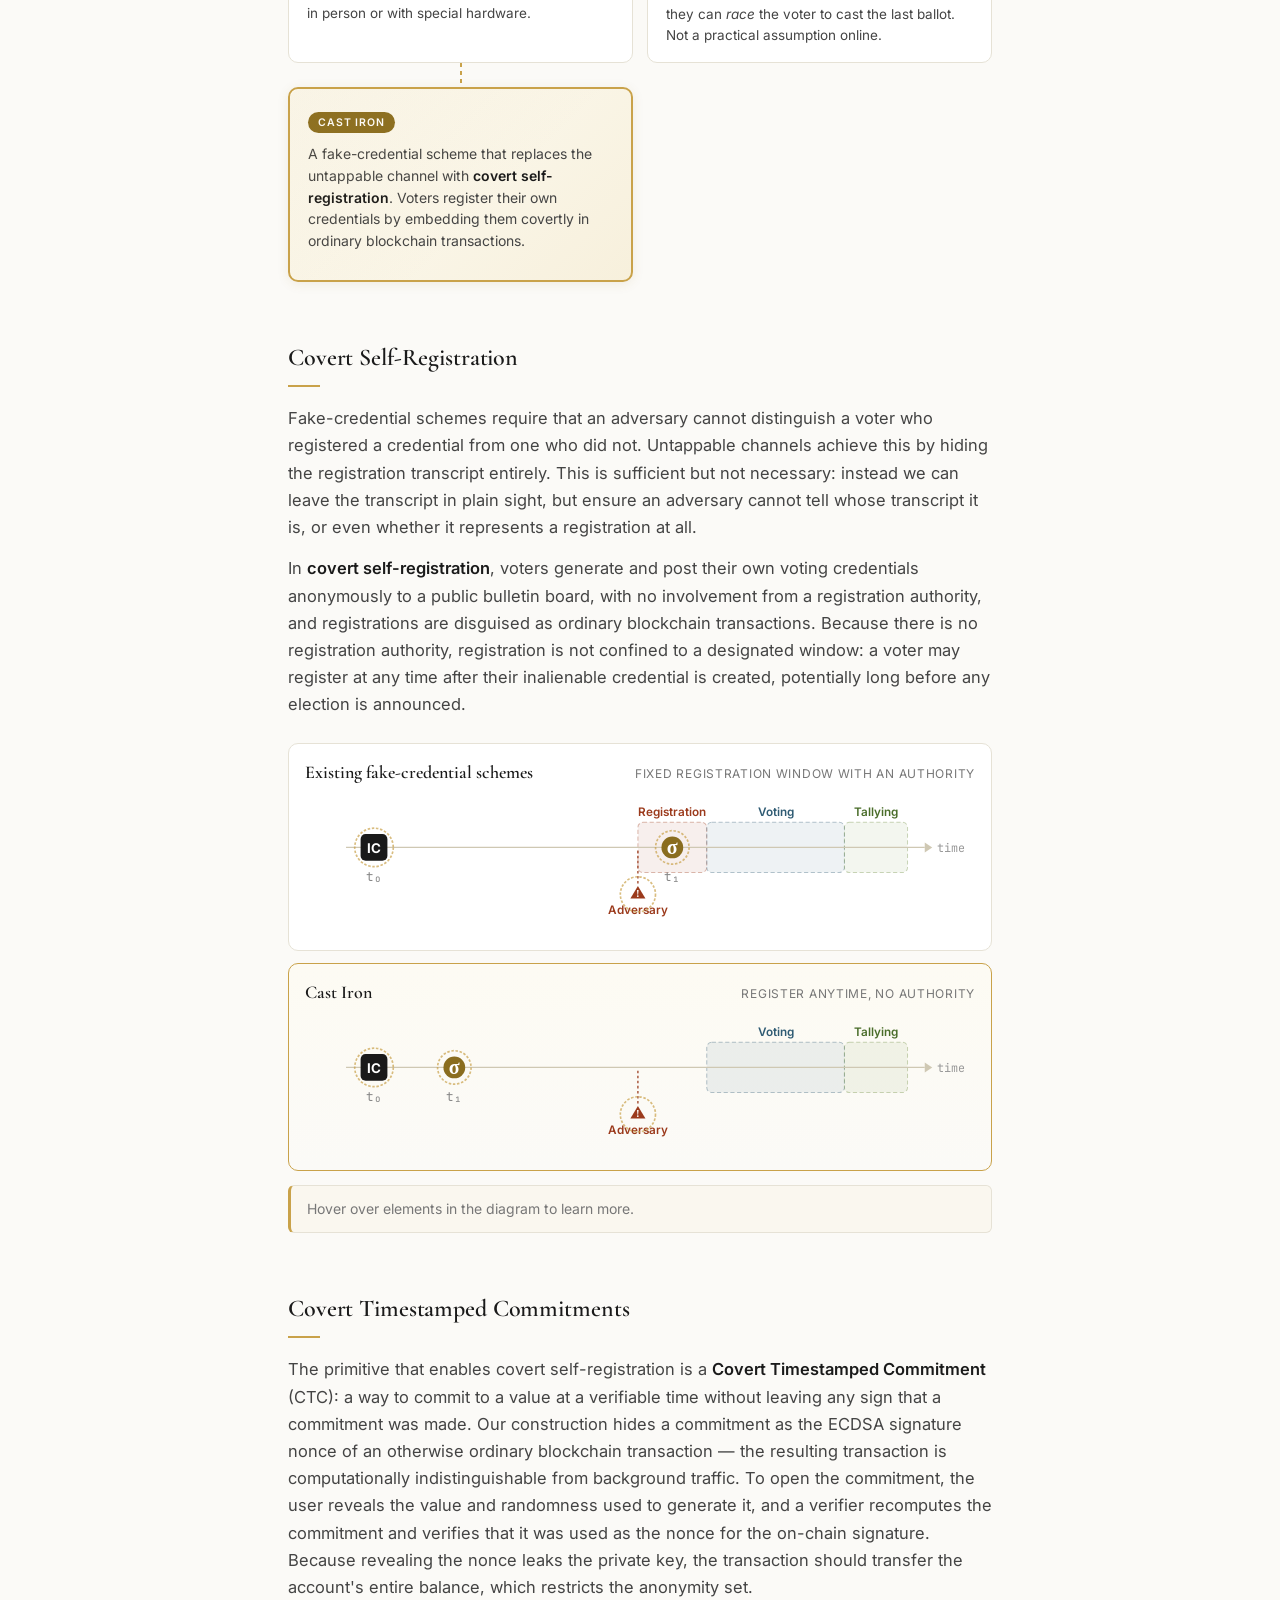
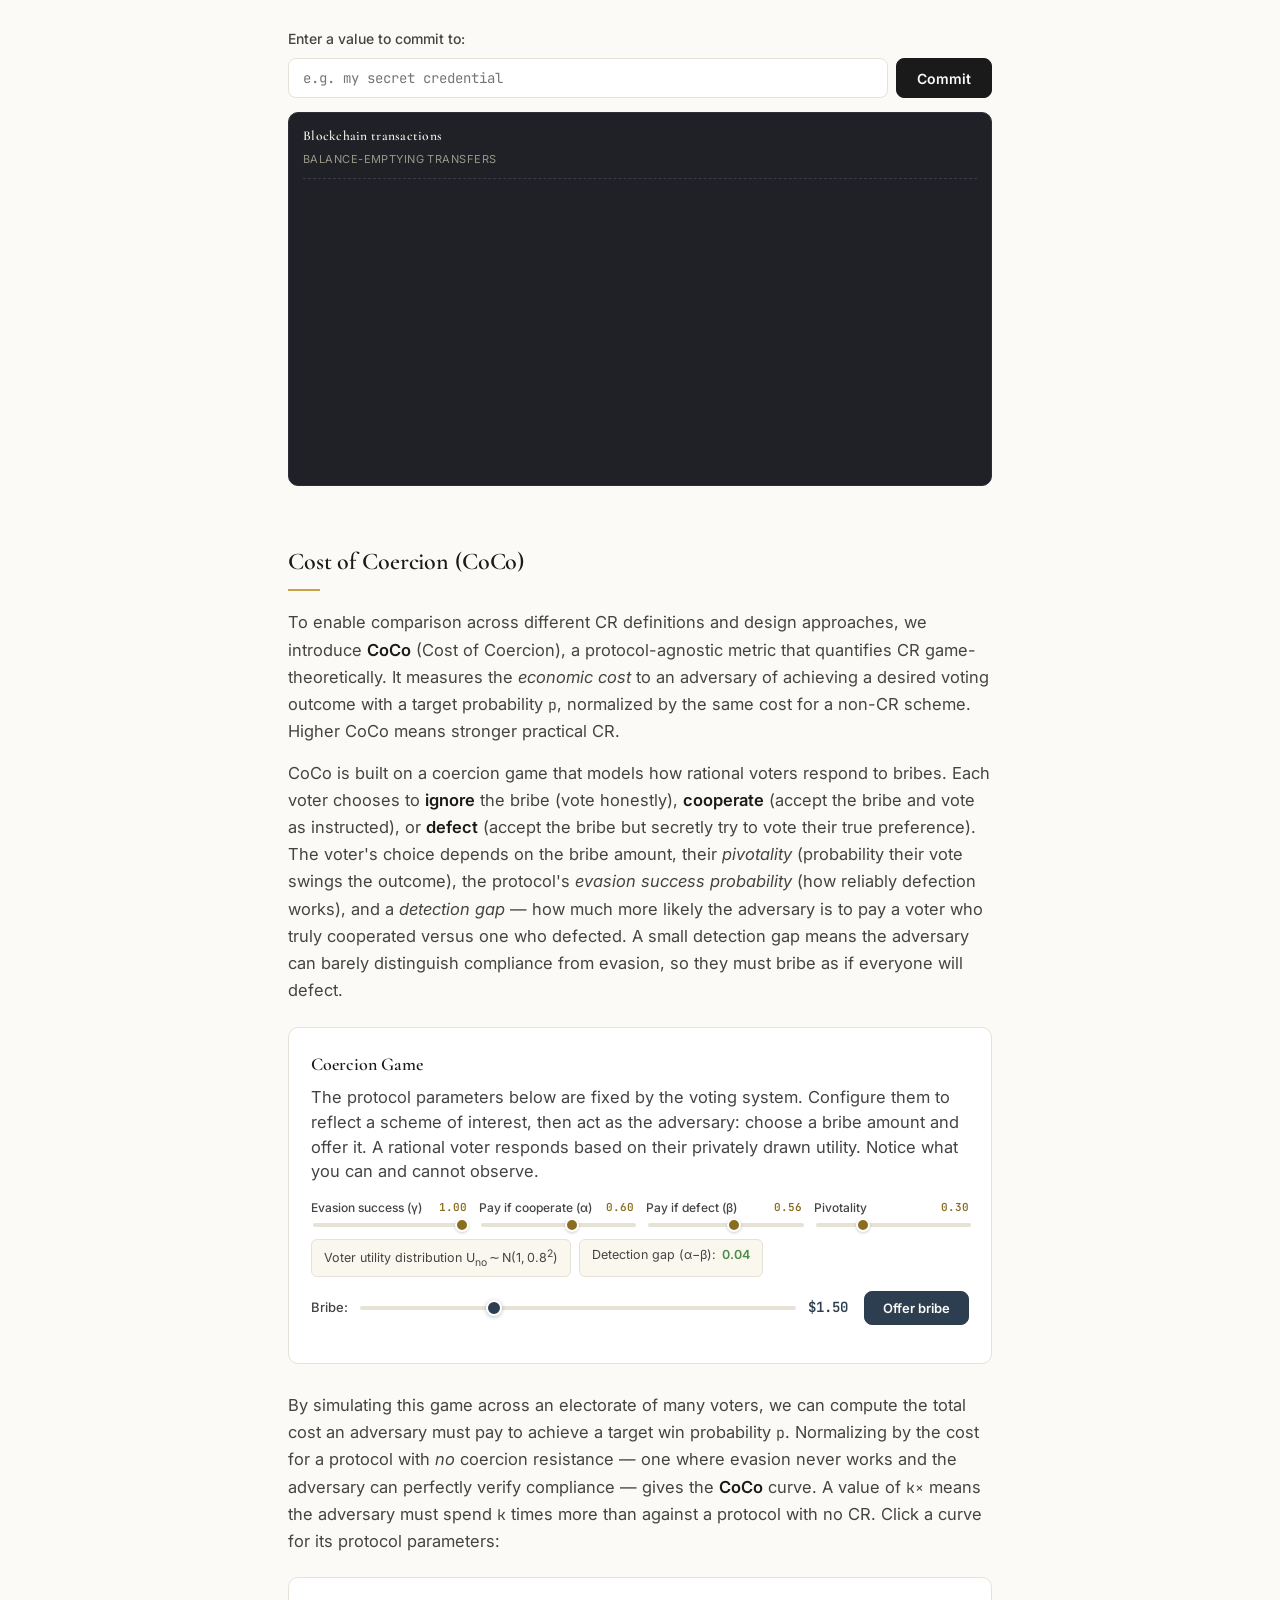
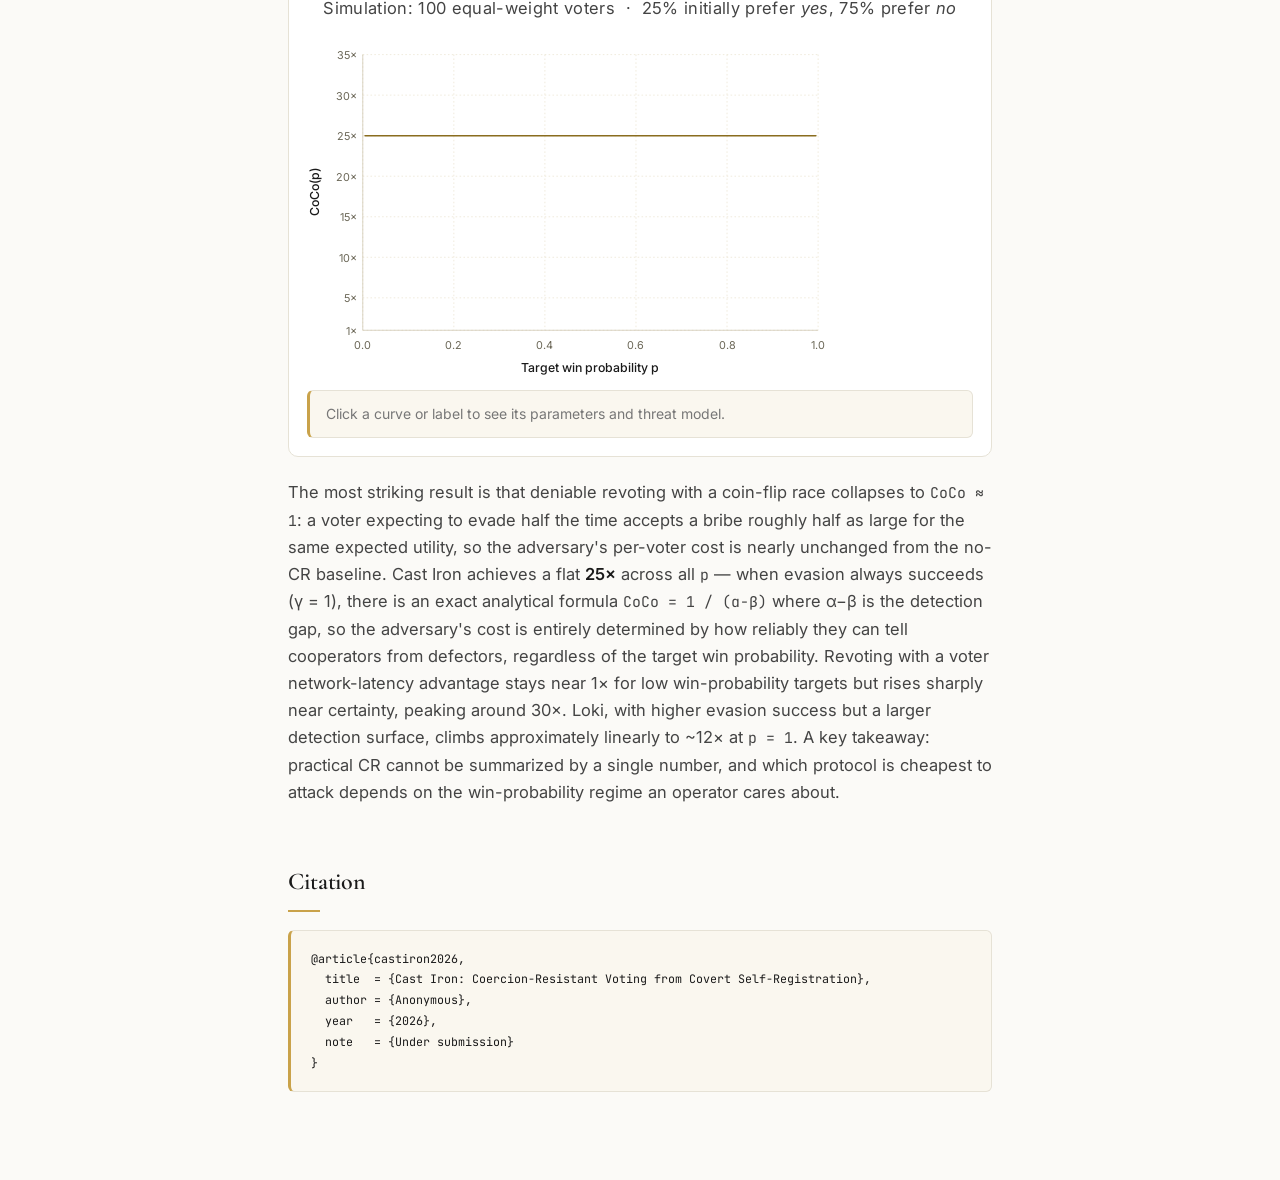
<file: cast-iron/index.html>
<!DOCTYPE html>
<html lang="en">
<head>
  <meta charset="UTF-8" />
  <meta name="viewport" content="width=device-width, initial-scale=1.0" />
  <title>Cast Iron: Coercion-Resistant Voting from Covert Self-Registration</title>
  <meta name="description" content="Cast Iron is a publicly verifiable, fake-credential voting system that replaces the untappable-channel assumption with covert self-registration on a blockchain." />
  <link rel="icon" href="logo.svg" type="image/svg+xml" />
  <link rel="preconnect" href="https://fonts.googleapis.com" />
  <link rel="preconnect" href="https://fonts.gstatic.com" crossorigin />
  <link href="https://fonts.googleapis.com/css2?family=Cormorant+Garamond:wght@400;500;600;700&family=Inter:wght@300;400;500;600&family=JetBrains+Mono:wght@400;500&display=swap" rel="stylesheet" />
  <link rel="stylesheet" href="style.css" />
  <script src="ctc_demo.js" defer></script>
  <script src="timeline.js" defer></script>
  <script src="bribe_game.js" defer></script>
  <script src="coco_plot.js" defer></script>
</head>
<body>
  <main class="page">

    <header class="hero">
      <div class="brand">
        <img src="logo.svg" alt="Cast Iron logo" class="logo" />
        <span class="brand-name">Cast&nbsp;Iron</span>
      </div>

      <h1 class="title">Coercion-Resistant Voting from Covert Self-Registration</h1>

      <p class="authors">
        <a href="#">Dani Vilardell</a><sup>*1,2</sup>,
        <a href="#">Samuel Breckenridge</a><sup>*1,2</sup>,
        <a href="#">Andrés Fábrega</a><sup>1,2</sup>,
        <a href="#">Amy Zhao</a><sup>3,2</sup>,
        <a href="#">Patrick McCorry</a><sup>4</sup>,
        <a href="#">Rafael Solari</a><sup>5</sup>,
        <a href="#">Ari Juels</a><sup>1,2</sup>
      </p>

      <p class="affiliations">
        <sup>1</sup>Cornell Tech &nbsp;&nbsp;&middot;&nbsp;&nbsp;
        <sup>2</sup>IC3 &nbsp;&nbsp;&middot;&nbsp;&nbsp;
        <sup>3</sup>Ava Labs &nbsp;&nbsp;&middot;&nbsp;&nbsp;
        <sup>4</sup>Arbitrum Foundation &nbsp;&nbsp;&middot;&nbsp;&nbsp;
        <sup>5</sup>Tally &nbsp;&nbsp;&middot;&nbsp;&nbsp;
        <span class="equal-contrib"><sup>*</sup>Equal contribution</span>
      </p>

      <p class="venue">Under submission &nbsp;&middot;&nbsp; 2026</p>

      <nav class="actions">
        <a class="btn btn-primary" href="#" target="_blank" rel="noopener" aria-disabled="true">
          <svg viewBox="0 0 24 24" width="16" height="16" fill="none" stroke="currentColor" stroke-width="2" stroke-linecap="round" stroke-linejoin="round"><path d="M14 2H6a2 2 0 0 0-2 2v16a2 2 0 0 0 2 2h12a2 2 0 0 0 2-2V8z"/><polyline points="14 2 14 8 20 8"/></svg>
          Paper
        </a>
        <a class="btn" href="#bibtex">
          <svg viewBox="0 0 24 24" width="16" height="16" fill="none" stroke="currentColor" stroke-width="2" stroke-linecap="round" stroke-linejoin="round"><polyline points="16 18 22 12 16 6"/><polyline points="8 6 2 12 8 18"/></svg>
          BibTeX
        </a>
      </nav>
    </header>

    <section class="section abstract">
      <h2>Summary</h2>
      <div class="abstract-body">
        <p>
          <em>Coercion-resistance</em> (CR) ensures that voters can cast ballots freely despite adversarial bribery or coercion. Existing CR schemes face a fundamental tradeoff: fake-credential schemes achieve strong CR but require <strong>untappable channels</strong>, while deniable revoting schemes achieve only weak CR in online settings.
        </p>
        <p>
          We close this gap with <strong>Cast Iron</strong>, the first publicly verifiable, fake-credential voting system without untappable channels. At its heart is a new primitive, the <strong>Covert Timestamped Commitment</strong> (CTC), which lets voters privately register secret voting credentials on a public blockchain &mdash; at any time, even far in advance of an election &mdash; without a central registration authority.
        </p>
        <p>
          We prove security in the UC framework, implement a prototype that verifiably tallies <strong>1&nbsp;million ballots in ~1,350 core-hours</strong> (under <strong>$100</strong> on commodity cloud), and introduce <strong>CoCo</strong> (Cost of Coercion), a protocol-agnostic metric for comparing CR across schemes. Under CoCo, Cast Iron outperforms prior schemes in the fully online setting.
        </p>
      </div>
    </section>

    <section class="section" id="challenge">
      <h2>The challenge of coercion-resistance</h2>
      <p>
        In online voting, an adversary seeking to subvert an election can interact with voters remotely to bribe or coerce them, making these attacks more practical. Preventing such attacks requires a stronger security notion than simply ballot secrecy: a voter must be unable to prove their voting behavior to an adversary, even if they can interact arbitrarily. A voting system that satisfies this notion is said to be coercion-resistant. Since the introduction of this concept in 2005, two decades of research has aimed to develop practical coercion-resistant voting systems, and two broad design philosophies to achieve this property have emerged, each with its own tradeoffs.
      </p>

      <div class="dilemma">
        <article class="dilemma-card">
          <div class="dilemma-tag">Approach&nbsp;A &mdash; Fake credentials</div>
          <p class="dilemma-mech">When coerced, the voter hands over a <em>fake</em> credential that <em>looks real</em>. The adversary has no way of telling whether the voter complied.</p>
          <p class="dilemma-issue"><span class="dilemma-issue-label">Catch:</span> The voter must first register their real credential through an <strong>untappable channel</strong> &mdash; one that generates no transcript. Only practical in person or with special hardware.</p>
        </article>

        <article class="dilemma-card">
          <div class="dilemma-tag">Approach&nbsp;B &mdash; Deniable revoting</div>
          <p class="dilemma-mech">When coerced, the voter complies but later casts a ballot that overrides the coerced one. The adversary cannot tell whether a voter revoted because this process is <em>deniable</em>.</p>
          <p class="dilemma-issue"><span class="dilemma-issue-label">Catch:</span> The adversary must not be able to coerce a voter at election close, as otherwise they can <em>race</em> the voter to cast the last ballot. Not a practical assumption online.</p>
        </article>
      </div>

      <div class="castiron-bridge" aria-hidden="true">
        <div class="castiron-connector"></div>
      </div>
      <article class="dilemma-card castiron-card">
        <div class="dilemma-tag castiron-tag">Cast Iron</div>
        <p class="dilemma-mech">A fake-credential scheme that replaces the untappable channel with <strong>covert self-registration</strong>. Voters register their own credentials by embedding them covertly in ordinary blockchain transactions.</p>
      </article>
    </section>

    <section class="section" id="insight">
      <h2>Covert Self-Registration</h2>
      <p>
        Fake-credential schemes require that an adversary cannot distinguish a voter who registered a credential from one who did not. Untappable channels achieve this by hiding the registration transcript entirely. This is sufficient but not necessary: instead we can leave the transcript in plain sight, but ensure an adversary cannot tell whose transcript it is, or even whether it represents a registration at all.
      </p>
      <p>
        In <strong>covert self-registration</strong>, voters generate and post their own voting credentials anonymously to a public bulletin board, with no involvement from a registration authority, and registrations are disguised as ordinary blockchain transactions. Because there is no registration authority, registration is not confined to a designated window: a voter may register at any time after their inalienable credential is created, potentially long before any election is announced.
      </p>

      <div class="timeline-stage" aria-label="Election timeline comparison">
        <div class="tl-track" data-track="existing">
          <div class="tl-track-label">
            <span class="tl-track-name">Existing fake-credential schemes</span>
            <span class="tl-track-sub">fixed registration window with an authority</span>
          </div>
          <div class="tl-canvas">
            <svg viewBox="0 0 800 170" preserveAspectRatio="xMidYMid meet" aria-hidden="true"></svg>
          </div>
        </div>

        <div class="tl-track" data-track="cast-iron">
          <div class="tl-track-label">
            <span class="tl-track-name">Cast Iron</span>
            <span class="tl-track-sub">register anytime, no authority</span>
          </div>
          <div class="tl-canvas">
            <svg viewBox="0 0 800 170" preserveAspectRatio="xMidYMid meet" aria-hidden="true"></svg>
          </div>
        </div>

        <div class="tl-description" id="tl-description">Hover over elements in the diagram to learn more.</div>
      </div>
    </section>

    <section class="section" id="ctc">
      <h2>Covert Timestamped Commitments</h2>
      <p>
        The primitive that enables covert self-registration is a <strong>Covert Timestamped Commitment</strong> (CTC): a way to commit to a value at a verifiable time without leaving any sign that a commitment was made. Our construction hides a commitment as the ECDSA signature nonce of an otherwise ordinary blockchain transaction &mdash; the resulting transaction is computationally indistinguishable from background traffic. To open the commitment, the user reveals the value and randomness used to generate it, and a verifier recomputes the commitment and verifies that it was used as the nonce for the on-chain signature. Because revealing the nonce leaks the private key, the transaction should transfer the account's entire balance, which restricts the anonymity set.
      </p>

      <div class="ctc-demo" aria-label="Covert Timestamped Commitment demonstration">
        <div class="ctc-commit-panel">
          <label class="ctc-input-label" for="ctc-input">Enter a value to commit to:</label>
          <div class="ctc-input-row">
            <input type="text" id="ctc-input" class="ctc-input" placeholder="e.g. my secret credential" maxlength="64" />
            <button id="ctc-commit-btn" class="ctc-btn">Commit</button>
          </div>
        </div>

        <div class="ctc-stage">
          <div class="ctc-feed-label">
            <span class="ctc-chain-name">Blockchain transactions</span>
            <span class="ctc-chain-sub">balance-emptying transfers</span>
          </div>
          <div class="ctc-feed" id="ctc-feed" role="list"></div>
        </div>

        <div class="ctc-open-panel" id="ctc-open-panel">
          <p class="ctc-open-prompt">One of these transactions contains your commitment. Can you tell which one?</p>
          <button id="ctc-open-btn" class="ctc-btn ctc-btn-reveal">Open commitment</button>
        </div>

        <div class="ctc-verify" id="ctc-verify"></div>
      </div>

    </section>

    <section class="section" id="coco">
      <h2>Cost of Coercion (CoCo)</h2>
      <p>
        To enable comparison across different CR definitions and design approaches, we introduce <strong>CoCo</strong> (Cost of Coercion), a protocol-agnostic metric that quantifies CR game-theoretically. It measures the <em>economic cost</em> to an adversary of achieving a desired voting outcome with a target probability <code>p</code>, normalized by the same cost for a non-CR scheme. Higher CoCo means stronger practical CR.
      </p>
      <p>
        CoCo is built on a coercion game that models how rational voters respond to bribes. Each voter chooses to <strong>ignore</strong> the bribe (vote honestly), <strong>cooperate</strong> (accept the bribe and vote as instructed), or <strong>defect</strong> (accept the bribe but secretly try to vote their true preference). The voter's choice depends on the bribe amount, their <em>pivotality</em> (probability their vote swings the outcome), the protocol's <em>evasion success probability</em> (how reliably defection works), and a <em>detection gap</em> &mdash; how much more likely the adversary is to pay a voter who truly cooperated versus one who defected. A small detection gap means the adversary can barely distinguish compliance from evasion, so they must bribe as if everyone will defect.
      </p>

      <div class="bribe-game-wrap" id="bribe-game-wrap">
        <h3 class="bribe-game-title">Coercion Game</h3>
        <p class="bribe-game-desc">The protocol parameters below are fixed by the voting system. Configure them to reflect a scheme of interest, then act as the adversary: choose a bribe amount and offer it. A rational voter responds based on their privately drawn utility. Notice what you can and cannot observe.</p>
      </div>

      <p>
        By simulating this game across an electorate of many voters, we can compute the total cost an adversary must pay to achieve a target win probability <code>p</code>. Normalizing by the cost for a protocol with <em>no</em> coercion resistance &mdash; one where evasion never works and the adversary can perfectly verify compliance &mdash; gives the <strong>CoCo</strong> curve. A value of <code>k&times;</code> means the adversary must spend <code>k</code> times more than against a protocol with no CR. Click a curve for its protocol parameters:
      </p>

      <div class="coco-plot-wrap">
        <p class="coco-caption">Simulation: 100 equal-weight voters &nbsp;&middot;&nbsp; 25% initially prefer <em>yes</em>, 75% prefer <em>no</em></p>
        <div class="coco-plot" data-plot="coco" aria-label="Cost of Coercion across protocols"></div>
        <div class="coco-description">Click a curve or label to see its parameters and threat model.</div>
      </div>

      <p>
        The most striking result is that deniable revoting with a coin-flip race collapses to <code>CoCo &approx; 1</code>: a voter expecting to evade half the time accepts a bribe roughly half as large for the same expected utility, so the adversary's per-voter cost is nearly unchanged from the no-CR baseline. Cast Iron achieves a flat <strong>25&times;</strong> across all <code>p</code> &mdash; when evasion always succeeds (&gamma;&nbsp;=&nbsp;1), there is an exact analytical formula <code>CoCo = 1 / (&alpha;&minus;&beta;)</code> where &alpha;&minus;&beta; is the detection gap, so the adversary's cost is entirely determined by how reliably they can tell cooperators from defectors, regardless of the target win probability. Revoting with a voter network-latency advantage stays near 1&times; for low win-probability targets but rises sharply near certainty, peaking around 30&times;. Loki, with higher evasion success but a larger detection surface, climbs approximately linearly to ~12&times; at <code>p = 1</code>. A key takeaway: practical CR cannot be summarized by a single number, and which protocol is cheapest to attack depends on the win-probability regime an operator cares about.
      </p>
    </section>

    <section class="section" id="bibtex">
      <h2>Citation</h2>
      <pre class="bibtex"><code>@article{castiron2026,
  title  = {Cast Iron: Coercion-Resistant Voting from Covert Self-Registration},
  author = {Anonymous},
  year   = {2026},
  note   = {Under submission}
}</code></pre>
    </section>

  </main>
</body>
</html>
</file>
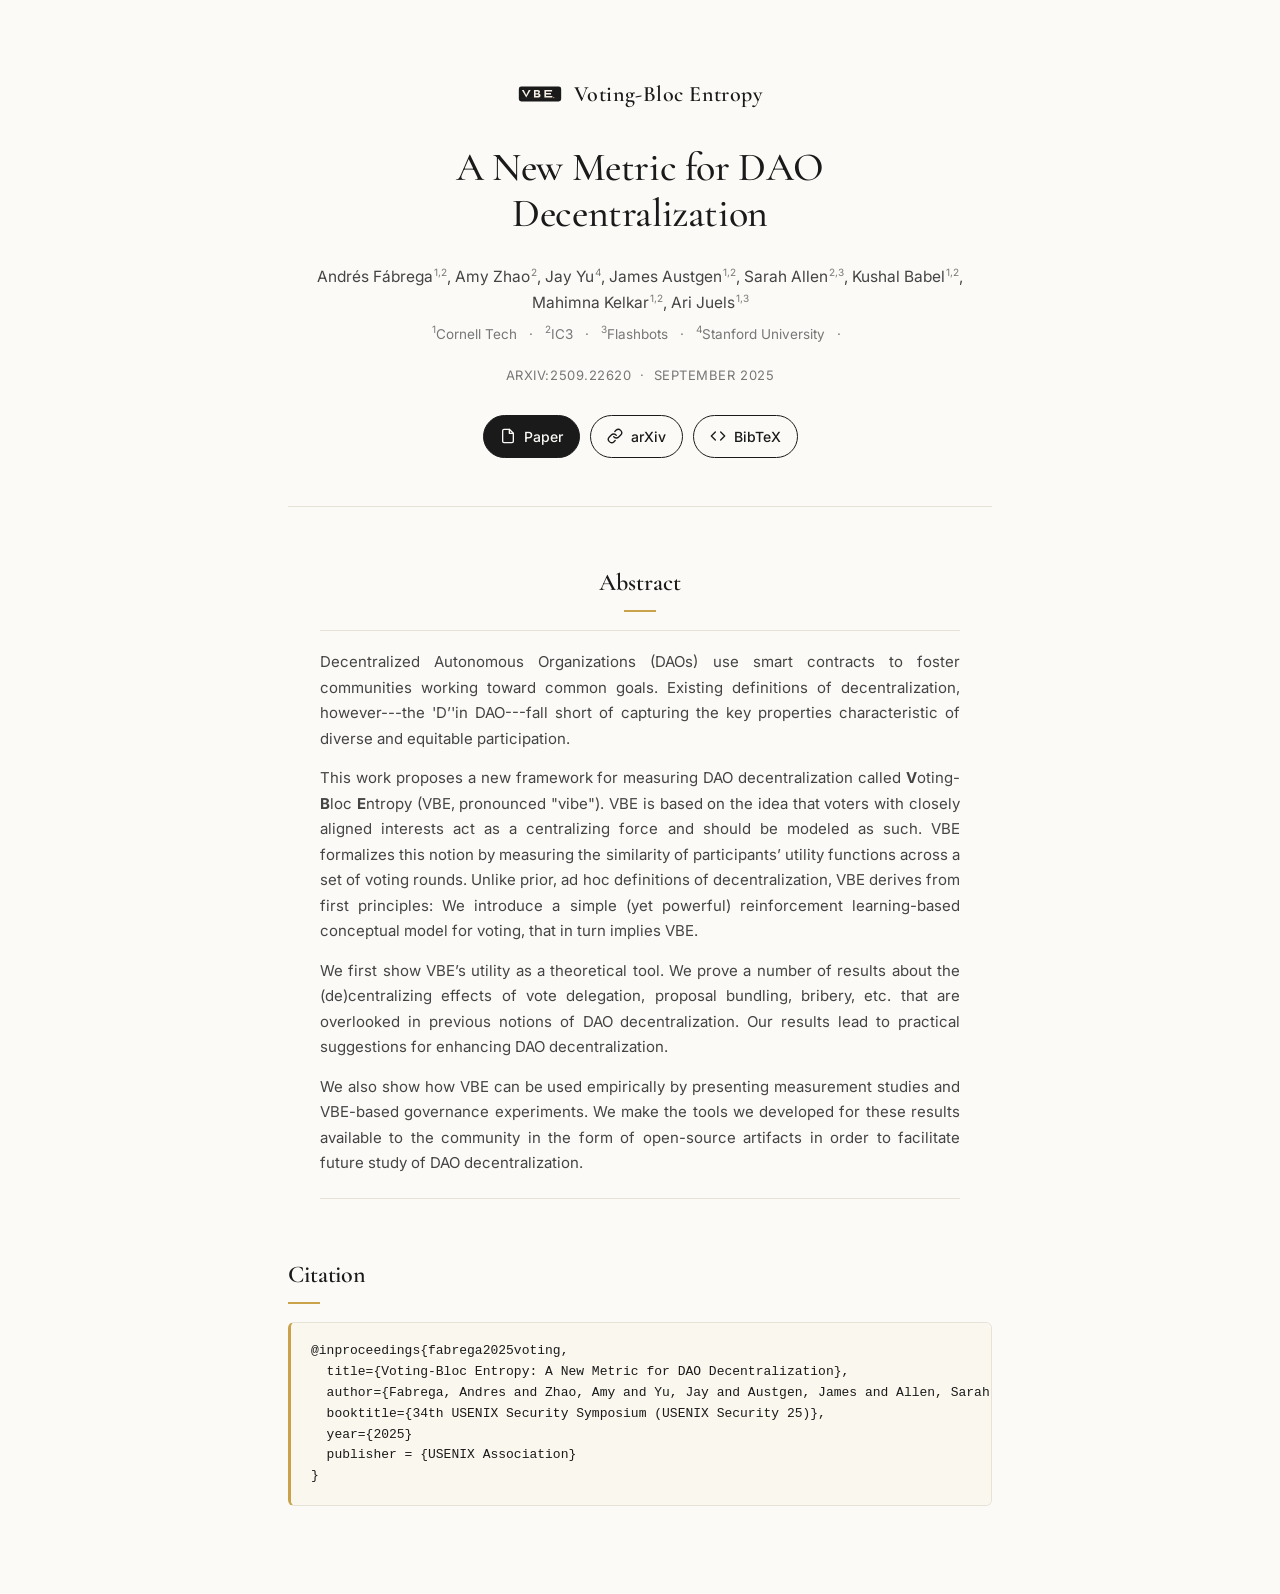
<file: vbe/index.html>
<!DOCTYPE html>
<html lang="en">
<head>
  <meta charset="UTF-8" />
  <meta name="viewport" content="width=device-width, initial-scale=1.0" />
  <title>Voting-Bloc Entropy: A New Metric for DAO Decentralization</title>
  <meta name="description" content="VBE is a metric for measuring decentralization in DAOs, which captures subtle forms of centralization not reflected in token distribution alone." />
  <link rel="icon" href="logo.svg" type="image/svg+xml" />
  <link rel="preconnect" href="https://fonts.googleapis.com" />
  <link rel="preconnect" href="https://fonts.gstatic.com" crossorigin />
  <link href="https://fonts.googleapis.com/css2?family=Cormorant+Garamond:wght@400;500;600;700&family=Inter:wght@300;400;500;600&display=swap" rel="stylesheet" />
  <link rel="stylesheet" href="style.css" />
</head>
<body>
  <main class="page">

    <header class="hero">
      <div class="brand">
        <img src="logo.svg" alt="VBE logo" class="logo" />
        <span class="brand-name">Voting-Bloc Entropy</span>
      </div>

      <h1 class="title">A New Metric for DAO Decentralization</h1>

      <p class="authors">
        <a href="#">Andrés Fábrega</a><sup>1,2</sup>,
        <a href="#">Amy Zhao</a><sup>2</sup>,
        <a href="#">Jay Yu</a><sup>4</sup>,
        <a href="#">James Austgen</a><sup>1,2</sup>,
        <a href="#">Sarah Allen</a><sup>2,3</sup>,
        <a href="#">Kushal Babel</a><sup>1,2</sup>,
        <a href="#">Mahimna Kelkar</a><sup>1,2</sup>,
        <a href="#">Ari Juels</a><sup>1,3</sup>
      </p>

      <p class="affiliations">
        <sup>1</sup>Cornell Tech &nbsp;&nbsp;&middot;&nbsp;&nbsp;
        <sup>2</sup>IC3 &nbsp;&nbsp;&middot;&nbsp;&nbsp;
        <sup>3</sup>Flashbots &nbsp;&nbsp;&middot;&nbsp;&nbsp;
        <sup>4</sup>Stanford University &nbsp;&nbsp;&middot;&nbsp;&nbsp;
      </p>

      <p class="venue">arXiv:2509.22620 &nbsp;&middot;&nbsp; September 2025</p>

      <nav class="actions">
        <a class="btn btn-primary" href="https://arxiv.org/pdf/2509.17871" target="_blank" rel="noopener">
          <svg viewBox="0 0 24 24" width="16" height="16" fill="none" stroke="currentColor" stroke-width="2" stroke-linecap="round" stroke-linejoin="round"><path d="M14 2H6a2 2 0 0 0-2 2v16a2 2 0 0 0 2 2h12a2 2 0 0 0 2-2V8z"/><polyline points="14 2 14 8 20 8"/></svg>
          Paper
        </a>
        <a class="btn" href="https://arxiv.org/abs/2509.17871" target="_blank" rel="noopener">
          <svg viewBox="0 0 24 24" width="16" height="16" fill="none" stroke="currentColor" stroke-width="2" stroke-linecap="round" stroke-linejoin="round"><path d="M10 13a5 5 0 0 0 7.54.54l3-3a5 5 0 0 0-7.07-7.07l-1.72 1.71"/><path d="M14 11a5 5 0 0 0-7.54-.54l-3 3a5 5 0 0 0 7.07 7.07l1.71-1.71"/></svg>
          arXiv
        </a>
        <a class="btn" href="#bibtex">
          <svg viewBox="0 0 24 24" width="16" height="16" fill="none" stroke="currentColor" stroke-width="2" stroke-linecap="round" stroke-linejoin="round"><polyline points="16 18 22 12 16 6"/><polyline points="8 6 2 12 8 18"/></svg>
          BibTeX
        </a>
      </nav>
    </header>

    <section class="section abstract">
    <h2>Abstract</h2>
    <div class="abstract-body">
      <p>Decentralized Autonomous Organizations (DAOs) use smart
contracts to foster communities working toward common
goals. Existing definitions of decentralization, however---the
'D’'in DAO---fall short of capturing the key properties characteristic of diverse and equitable participation.</p>
<p>This work proposes a new framework for measuring
DAO decentralization called <b>V</b>oting-<b>B</b>loc <b>E</b>ntropy (VBE, pronounced "vibe").
VBE is based on the idea that voters with
closely aligned interests act as a centralizing force and should
be modeled as such. VBE formalizes this notion by measuring
the similarity of participants’ utility functions across a set
of voting rounds. Unlike prior, ad hoc definitions of decentralization, VBE derives from first principles: We introduce a
simple (yet powerful) reinforcement learning-based conceptual model for voting, that in turn implies VBE.</p>
<p>We first show VBE’s utility as a theoretical tool. We prove
a number of results about the (de)centralizing effects of vote
delegation, proposal bundling, bribery, etc. that are overlooked
in previous notions of DAO decentralization. Our results lead
to practical suggestions for enhancing DAO decentralization.</p>
<p>We also show how VBE can be used empirically by presenting measurement studies and VBE-based governance experiments. We make the tools we developed for these results available to the community in the form of open-source artifacts in
order to facilitate future study of DAO decentralization.</p>
  </div>
    </section>


    <section class="section" id="bibtex">
      <h2>Citation</h2>
      <pre class="bibtex"><code>@inproceedings{fabrega2025voting,
  title={Voting-Bloc Entropy: A New Metric for DAO Decentralization},
  author={Fabrega, Andres and Zhao, Amy and Yu, Jay and Austgen, James and Allen, Sarah and Babel, Kushal and Kelkar, Mahimna and Juels, Ari},
  booktitle={34th USENIX Security Symposium (USENIX Security 25)},
  year={2025}
  publisher = {USENIX Association}
}</code></pre>
    </section>

</body>
</html>
</file>
<file: b-privacy/style.css>
:root {
  --bg: #fbfaf7;
  --surface: #ffffff;
  --ink: #1a1a1a;
  --ink-soft: #444;
  --muted: #777;
  --rule: #e6e2d6;
  --accent: #8a6d1f;
  --accent-soft: #c9a24a;
  --serif: 'Cormorant Garamond', 'Iowan Old Style', Georgia, 'Times New Roman', serif;
  --sans: 'Inter', -apple-system, BlinkMacSystemFont, 'Segoe UI', Helvetica, Arial, sans-serif;
  --max: 760px;
}

* {
  box-sizing: border-box;
}

html, body {
  margin: 0;
  padding: 0;
}

body {
  background: var(--bg);
  color: var(--ink);
  font-family: var(--sans);
  font-size: 16px;
  line-height: 1.65;
  -webkit-font-smoothing: antialiased;
  text-rendering: optimizeLegibility;
}

a {
  color: var(--ink);
  text-decoration: none;
  border-bottom: 1px solid var(--rule);
  transition: border-color 120ms ease, color 120ms ease;
}
a:hover {
  border-bottom-color: var(--accent);
  color: var(--accent);
}

.page {
  max-width: var(--max);
  margin: 0 auto;
  padding: 72px 28px 32px;
}

/* ---------- Hero ---------- */

.hero {
  text-align: center;
  padding-bottom: 48px;
  border-bottom: 1px solid var(--rule);
  margin-bottom: 56px;
}

.brand {
  display: inline-flex;
  align-items: center;
  gap: 12px;
  margin-bottom: 28px;
}

.logo {
  width: 44px;
  height: 44px;
  display: block;
}

.brand-name {
  font-family: var(--serif);
  font-size: 22px;
  font-weight: 600;
  letter-spacing: 0.02em;
  color: var(--ink);
}

.title {
  font-family: var(--serif);
  font-weight: 500;
  font-size: clamp(28px, 4.5vw, 40px);
  line-height: 1.15;
  letter-spacing: -0.01em;
  margin: 0 auto 28px;
  max-width: 620px;
  color: var(--ink);
}

.authors {
  font-size: 15.5px;
  margin: 0 0 6px;
  color: var(--ink-soft);
}
.authors a {
  border-bottom: none;
  color: var(--ink-soft);
}
.authors a:hover { color: var(--accent); }
.authors sup { font-size: 10px; color: var(--muted); margin-left: 1px; }

.affiliations {
  font-size: 13.5px;
  color: var(--muted);
  margin: 4px 0 20px;
}
.affiliations sup { font-size: 10px; }
.affiliations .equal-contrib {
  font-style: italic;
}

.venue {
  font-size: 13px;
  color: var(--muted);
  font-family: var(--sans);
  letter-spacing: 0.04em;
  text-transform: uppercase;
  margin: 0 0 28px;
}

.actions {
  display: flex;
  flex-wrap: wrap;
  gap: 10px;
  justify-content: center;
}

.btn {
  display: inline-flex;
  align-items: center;
  gap: 8px;
  padding: 9px 16px;
  font-size: 14px;
  font-weight: 500;
  border: 1px solid var(--ink);
  border-radius: 999px;
  background: transparent;
  color: var(--ink);
  transition: background 150ms ease, color 150ms ease, transform 150ms ease;
}
.btn:hover {
  background: var(--ink);
  color: var(--bg);
  transform: translateY(-1px);
}
.btn-primary {
  background: var(--ink);
  color: var(--bg);
}
.btn-primary:hover {
  background: var(--accent);
  border-color: var(--accent);
  color: #fff;
}

/* ---------- Sections ---------- */

.section {
  margin: 56px 0;
}

.section h2 {
  font-family: var(--serif);
  font-weight: 600;
  font-size: 24px;
  letter-spacing: -0.005em;
  margin: 0 0 18px;
  color: var(--ink);
}
.section h2::after {
  content: '';
  display: block;
  width: 32px;
  height: 2px;
  background: var(--accent-soft);
  margin-top: 8px;
}

.section p {
  color: var(--ink-soft);
  font-size: 16.5px;
  margin: 0 0 14px;
}

.section strong { color: var(--ink); font-weight: 600; }

.abstract h2 { text-align: center; }
.abstract h2::after { margin-left: auto; margin-right: auto; }

.abstract .abstract-body {
  max-width: 640px;
  margin: 0 auto;
  padding: 18px 0 6px;
  border-top: 1px solid var(--rule);
  border-bottom: 1px solid var(--rule);
}
.abstract .abstract-body p {
  font-size: 15px;
  line-height: 1.7;
  color: var(--ink-soft);
  margin: 0 0 14px;
  text-align: justify;
  hyphens: auto;
}
.abstract .abstract-body p:last-child { margin-bottom: 16px; }

/* ---------- Cards ---------- */

.cards {
  display: grid;
  grid-template-columns: repeat(auto-fit, minmax(260px, 1fr));
  gap: 16px;
}

.card {
  background: var(--surface);
  border: 1px solid var(--rule);
  border-radius: 10px;
  padding: 20px 22px;
  transition: border-color 150ms ease, transform 150ms ease;
}
.card:hover {
  border-color: var(--accent-soft);
  transform: translateY(-2px);
}

.card h3 {
  font-family: var(--serif);
  font-weight: 600;
  font-size: 18px;
  margin: 0 0 8px;
  color: var(--ink);
}
.card p {
  font-size: 14.5px;
  line-height: 1.55;
  color: var(--ink-soft);
  margin: 0;
}

/* ---------- Figure ---------- */

.figure-section .diagram {
  margin: 0;
  padding: 24px;
  background: var(--surface);
  border: 1px solid var(--rule);
  border-radius: 10px;
}
.diagram svg {
  width: 100%;
  height: auto;
  display: block;
}
.diagram figcaption {
  font-size: 13.5px;
  color: var(--muted);
  line-height: 1.55;
  margin-top: 14px;
  text-align: center;
  font-style: italic;
}

/* ---------- Aavegotchi case study ---------- */

.aave-figure {
  margin: 18px 0 8px;
  padding: 20px;
  background: var(--surface);
  border: 1px solid var(--rule);
  border-radius: 10px;
  text-align: center;
}
.aave-figure img {
  display: block;
  width: 100%;
  max-width: 760px;
  height: auto;
  margin: 0 auto;
}
.aave-figure figcaption {
  font-size: 13.5px;
  color: var(--muted);
  line-height: 1.6;
  margin-top: 14px;
  text-align: center;
  font-style: italic;
  max-width: 640px;
  margin-left: auto;
  margin-right: auto;
}

/* ---------- BibTeX ---------- */

.bibtex {
  background: #faf7ef;
  border: 1px solid var(--rule);
  border-left: 3px solid var(--accent-soft);
  border-radius: 6px;
  padding: 18px 20px;
  margin: 0;
  overflow-x: auto;
  font-family: 'SF Mono', ui-monospace, 'Menlo', 'Consolas', monospace;
  font-size: 13px;
  line-height: 1.6;
  color: var(--ink);
}
.bibtex code { font-family: inherit; }

/* ---------- DAO Comparison Plot ---------- */

.dao-plot-wrap {
  margin-top: 14px;
  margin-bottom: 0;
}

.dao-plot {
  width: 100%;
}

.dao-plot svg {
  width: 100%;
  height: auto;
  display: block;
}

.dao-plot-wrap .caption {
  margin-top: -24px;
  margin-bottom: 0;
}

.dao-axis-line { stroke: #cfc8b3; stroke-width: 1; }
.dao-grid { stroke: #ece6d3; stroke-width: 1; stroke-dasharray: 2 3; }
.dao-tick {
  font-family: var(--sans);
  font-size: 11px;
  fill: #6b6757;
}
.dao-axis-title {
  font-family: var(--sans);
  font-size: 12px;
  fill: var(--ink);
  font-weight: 500;
}
.dao-bar {
  fill: var(--accent);
  transition: fill 200ms ease, opacity 200ms ease;
}
.dao-bar:hover {
  fill: var(--accent-soft);
  opacity: 0.9;
}
.dao-label {
  font-family: var(--sans);
  font-size: 10px;
  fill: var(--ink-soft);
  text-anchor: end;
}
.dao-value {
  font-family: var(--sans);
  font-size: 10px;
  fill: var(--accent);
  font-weight: 600;
  text-anchor: middle;
}

/* ---------- Deanonymize Demo ---------- */

#deanonymize .deanon {
  --unit: clamp(10px, 3.2vw, 32px);
  --color-a: #1d3a5f;
  --color-b: #9b3a1c;
  margin-top: 28px;
}

.bars {
  display: flex;
  flex-direction: column;
  gap: 14px;
  margin-bottom: 24px;
}

.bars .row {
  display: grid;
  grid-template-columns: 84px 1fr 32px;
  gap: 14px;
  align-items: center;
}

.row-label {
  font-family: var(--serif);
  font-size: 16px;
  font-weight: 600;
  color: var(--ink);
  text-align: right;
}

.row-total {
  font-family: var(--serif);
  font-size: 20px;
  font-weight: 600;
  color: var(--ink);
  text-align: left;
}

.bar {
  display: flex;
  height: 42px;
  align-items: stretch;
  background: #eee7d4;
  border-radius: 7px;
  overflow: hidden;
  width: fit-content;
  max-width: 100%;
  transition: background 400ms ease;
}

.seg {
  width: calc(var(--w) * var(--unit));
  background: #d9cfb3;
  color: transparent;
  font-weight: 600;
  font-size: 15px;
  display: flex;
  align-items: center;
  justify-content: center;
  transition: width 1100ms cubic-bezier(0.7, 0, 0.3, 1),
              background 700ms ease,
              color 700ms ease,
              opacity 900ms ease;
  flex: none;
  overflow: hidden;
}

.seg.revealed + .seg.revealed {
  border-left: 1px solid rgba(255, 255, 255, 0.55);
}

.bar-a .seg.revealed { background: var(--color-a); color: #fff; }
.bar-b .seg.revealed { background: var(--color-b); color: #fff; }

.seg.revealed { animation: segPulse 550ms ease; }
@keyframes segPulse {
  0%   { filter: brightness(1); }
  40%  { filter: brightness(1.45); }
  100% { filter: brightness(1); }
}

.seg.removed {
  width: 0;
  opacity: 0;
}

.narration {
  min-height: 56px;
  margin-bottom: 22px;
  display: flex;
  align-items: center;
}
.narration .step {
  margin: 0;
  padding: 2px 0 2px 14px;
  border-left: 2px solid var(--accent-soft);
  font-size: 15px;
  color: var(--ink-soft);
  display: none;
}
.narration .step.active {
  display: block;
  animation: narrateIn 360ms ease;
}
.narration .step b { color: var(--ink); font-weight: 600; }
.narration .step .vote-a { color: var(--color-a); font-weight: 600; }
.narration .step .vote-b { color: var(--color-b); font-weight: 600; }
@keyframes narrateIn {
  from { opacity: 0; transform: translateY(4px); }
  to   { opacity: 1; transform: translateY(0); }
}

.ledger {
  display: flex;
  flex-wrap: wrap;
  gap: 8px;
  margin-bottom: 22px;
  min-height: 34px;
}

.ledger-chip {
  padding: 4px 10px 4px 12px;
  font-size: 13px;
  border-radius: 999px;
  background: transparent;
  border: 1px solid var(--rule);
  color: var(--ink-soft);
  display: inline-flex;
  align-items: center;
  gap: 8px;
  opacity: 0;
  transform: translateY(8px);
  transition: opacity 600ms ease, transform 600ms ease;
}
.ledger-chip b { color: var(--ink); font-weight: 700; }
.ledger-chip em {
  font-style: normal;
  font-size: 11.5px;
  padding: 2px 9px;
  border-radius: 999px;
  color: #fff;
  letter-spacing: 0.02em;
}
.ledger-chip[data-step="1"] em,
.ledger-chip[data-step="4"] em,
.ledger-chip[data-step="5"] em { background: var(--color-a); }
.ledger-chip[data-step="2"] em,
.ledger-chip[data-step="3"] em { background: var(--color-b); }
.ledger-chip.shown { opacity: 1; transform: translateY(0); }

.narration .attack-tag {
  display: inline-block;
  font-size: 10.5px;
  font-weight: 600;
  letter-spacing: 0.06em;
  text-transform: uppercase;
  padding: 1px 8px;
  border-radius: 999px;
  background: #f3ecd6;
  color: var(--accent);
  margin-right: 9px;
  vertical-align: 2px;
}
.narration .attack-tag.whale {
  background: #f5e0d6;
  color: var(--color-b);
}
.narration .attack-tag.precision {
  background: #e4ecf5;
  color: var(--color-a);
}

@media (prefers-reduced-motion: reduce) {
  .seg, .ledger-chip, .narration .step {
    transition: none !important;
    animation: none !important;
  }
}

/* ---------- Plots: shared ---------- */

.section .caption {
  font-size: 13.5px;
  font-style: italic;
  color: var(--muted);
  margin: 14px 0 0;
  line-height: 1.55;
}

.plot-svg {
  width: 100%;
  height: auto;
  display: block;
}

.plot-svg .tick-text {
  font-family: var(--sans);
  font-size: 11px;
  fill: #6b6757;
}

.plot-svg .axis-title-lg {
  font-family: var(--sans);
  font-size: 13px;
  fill: var(--ink);
  font-weight: 500;
}

.plot-svg .legend-title {
  font-family: var(--sans);
  font-size: 11px;
  font-weight: 600;
  fill: var(--ink);
  letter-spacing: 0.02em;
}

.plot-svg .legend-label {
  font-family: var(--sans);
  font-size: 10.5px;
  fill: var(--ink-soft);
}

.plot-svg .phase-label {
  opacity: 0;
  transition: opacity 1600ms ease;
  pointer-events: none;
}
.plot-svg .phase-label.on { opacity: 1; }
.plot-svg .phase-label-bg {
  fill: #fbf9f2;
  stroke: #d9d3bf;
  stroke-width: 1;
}
.plot-svg .phase-label-text {
  font-family: var(--serif);
  font-size: 28px;
  font-weight: 600;
  letter-spacing: 0.01em;
  fill: var(--ink);
}

/* Aggregate plot */

.aggregate-plot-wrap {
  margin-top: 22px;
}

.plot-host {
  position: relative;
  display: block;
}

.plot-area {
  position: relative;
  width: 100%;
}

.agg-bubble {
  cursor: pointer;
  transition: fill-opacity 150ms ease, stroke-width 150ms ease;
}
.agg-bubble:hover {
  fill-opacity: 0.88;
  stroke-width: 1.4;
}

.noise-svg .bubble {
  cursor: pointer;
}

/* Tooltip */

.plot-tooltip {
  position: absolute;
  pointer-events: none;
  z-index: 5;
  background: #ffffff;
  border: 1px solid var(--rule);
  border-radius: 6px;
  padding: 8px 11px;
  font-size: 12px;
  color: var(--ink-soft);
  box-shadow: 0 2px 10px rgba(20, 20, 20, 0.08);
  min-width: 160px;
  line-height: 1.4;
}
.plot-tooltip[hidden] { display: none; }
.plot-tooltip .tt-name {
  font-family: var(--serif);
  font-size: 14px;
  font-weight: 600;
  color: var(--ink);
  margin-bottom: 4px;
}
.plot-tooltip .tt-row {
  display: flex;
  justify-content: space-between;
  gap: 12px;
}
.plot-tooltip .tt-row span:first-child { color: var(--muted); }
.plot-tooltip .tt-row span:last-child {
  color: var(--ink);
  font-variant-numeric: tabular-nums;
}

/* Bubble-size legend (HTML) */

.bubble-legend {
  margin-top: 16px;
  display: flex;
  align-items: center;
  gap: 18px;
  flex-wrap: wrap;
  font-size: 12px;
  color: var(--ink-soft);
}
.bubble-legend-title {
  font-weight: 600;
  color: var(--ink);
  letter-spacing: 0.02em;
}
.bubble-legend-items {
  display: flex;
  align-items: flex-end;
  gap: 18px;
  flex-wrap: wrap;
}
.bubble-legend-item {
  display: flex;
  flex-direction: column;
  align-items: center;
  gap: 4px;
}
.bubble-legend-dot {
  display: inline-block;
  border-radius: 50%;
  background: #1a1a1a;
  opacity: 0.62;
  border: 1px solid #5e5d57;
  box-sizing: border-box;
}
.bubble-legend-label {
  font-size: 11px;
  color: var(--muted);
  font-variant-numeric: tabular-nums;
}

/* ---------- Plots: noise comparison ---------- */

.noise-plot-wrap {
  margin-top: 22px;
}

.noise-plot {
  width: 100%;
}

.noise-svg .bubble {
  transition: cx 1700ms cubic-bezier(0.65, 0, 0.35, 1),
              cy 1700ms cubic-bezier(0.65, 0, 0.35, 1),
              fill 900ms ease,
              fill-opacity 900ms ease;
}
.noise-svg .bubble.no-trans { transition: none; }

.noise-svg .arrow-layer line {
  transition: x2 1700ms cubic-bezier(0.65, 0, 0.35, 1),
              y2 1700ms cubic-bezier(0.65, 0, 0.35, 1),
              stroke-opacity 900ms ease;
}

.noise-legend {
  display: flex;
  flex-wrap: wrap;
  gap: 22px;
  font-size: 13px;
  color: var(--ink-soft);
  margin-top: 14px;
  padding-left: 4px;
}
.noise-legend span { display: inline-flex; align-items: center; gap: 7px; }
.noise-legend .dot {
  display: inline-block;
  width: 12px; height: 12px; border-radius: 50%;
}
.noise-legend .dot-raw { background: #cdc6b3; opacity: 0.75; }
.noise-legend .dot-noise { background: #1a1a1a; }
.noise-legend .line-arrow {
  display: inline-block;
  width: 22px; height: 0;
  border-top: 1px dashed #5e5d57;
  opacity: 0.6;
}

@media (prefers-reduced-motion: reduce) {
  .noise-svg .bubble,
  .noise-svg .arrow-layer line {
    transition: none !important;
  }
}

/* ---------- Bribery game ---------- */

.bribe-lab {
  margin-top: 28px;
  --color-a: #1d3a5f;
  --color-b: #9b3a1c;
  --cell-ink: #1a1a1a;
  --cell-soft: #55524a;
  --cell-bg: #ffffff;
  --cell-rule: #e6e2d6;
}

.bribe-phase {
  display: inline-flex;
  align-items: center;
  gap: 12px;
  padding: 6px 16px;
  border-radius: 999px;
  background: #f3ecd6;
  border: 1px solid var(--rule);
  margin-bottom: 20px;
  flex-wrap: wrap;
}
.bribe-phase-step {
  font-size: 10.5px;
  letter-spacing: 0.08em;
  text-transform: uppercase;
  color: var(--accent);
  font-weight: 600;
}
.bribe-phase-label {
  font-family: var(--serif);
  font-size: 15px;
  font-weight: 600;
  color: var(--ink);
}
.bribe-phase-dots {
  display: inline-flex;
  gap: 5px;
  align-items: center;
  padding-left: 6px;
  border-left: 1px solid var(--rule);
}
.bribe-phase-dots .dot {
  width: 7px;
  height: 7px;
  border-radius: 50%;
  background: #d9cfb3;
  transition: background 250ms ease, transform 250ms ease;
  cursor: pointer;
}
.bribe-phase-dots .dot:hover { background: #c9a24a; transform: scale(1.2); }
.bribe-phase-dots .dot.done { background: var(--accent-soft); }
.bribe-phase-dots .dot.current { background: var(--accent); transform: scale(1.35); }

.bribe-grid {
  display: grid;
  grid-template-columns: repeat(3, minmax(0, 1fr));
  grid-template-rows: repeat(7, auto);
  gap: 14px;
}

.bribe-cell {
  background: var(--cell-bg);
  border: 1px solid var(--cell-rule);
  border-radius: 10px;
  padding: 16px 14px 14px;
  grid-row: 1 / -1;
  display: grid;
  grid-template-rows: subgrid;
  row-gap: 10px;
  min-width: 0;
}
.bribe-cell header {
  padding-bottom: 10px;
  border-bottom: 1px solid var(--cell-rule);
}
.bribe-cell h3 {
  font-family: var(--serif);
  font-size: 17px;
  font-weight: 600;
  margin: 0 0 4px;
  color: var(--cell-ink);
}
.bribe-sub {
  font-size: 12px;
  color: var(--cell-soft);
  margin: 0;
  line-height: 1.45;
}

.bribe-cell .slot {
  display: flex;
  flex-direction: column;
  gap: 5px;
  opacity: 0;
  visibility: hidden;
  transform: translateY(4px);
  transition: opacity 450ms ease, transform 450ms ease, visibility 0s linear 450ms;
  pointer-events: none;
}
.bribe-cell .slot.visible {
  opacity: 1;
  visibility: visible;
  transform: translateY(0);
  transition: opacity 450ms ease, transform 450ms ease, visibility 0s linear 0s;
  pointer-events: auto;
}
.bribe-cell .slot.current {
  outline: 2px solid var(--accent-soft);
  outline-offset: 4px;
  border-radius: 10px;
}
.bribe-cell .slot-label {
  font-size: 10.5px;
  letter-spacing: 0.08em;
  text-transform: uppercase;
  color: var(--accent);
  font-weight: 600;
}

.bribe-cell .actors {
  display: flex;
  justify-content: space-between;
  align-items: center;
  padding: 2px 4px 6px;
}
.bribe-cell .actor {
  display: flex;
  flex-direction: column;
  align-items: center;
  gap: 4px;
  flex: 0 0 auto;
}
.bribe-cell .avatar {
  width: 34px;
  height: 34px;
  display: block;
}
.bribe-cell .actor-name {
  font-size: 10.5px;
  color: var(--cell-soft);
  letter-spacing: 0.02em;
}

.bribe-cell .bubble {
  position: relative;
  font-size: 12.5px;
  line-height: 1.45;
  color: var(--cell-ink);
  background: #faf7ef;
  border: 1px solid var(--cell-rule);
  border-radius: 10px;
  padding: 8px 11px;
  min-height: 42px;
}
.bribe-cell .bubble p {
  margin: 0;
}
.bribe-cell .bubble-adv::before,
.bribe-cell .bubble-voter::before {
  content: '';
  position: absolute;
  top: -7px;
  width: 10px;
  height: 10px;
  background: #faf7ef;
  border-left: 1px solid var(--cell-rule);
  border-top: 1px solid var(--cell-rule);
  transform: rotate(45deg);
}
.bribe-cell .bubble-adv::before { left: 16px; }
.bribe-cell .bubble-voter::before { right: 16px; }
.bribe-cell .bubble-adv { background: #efe8d3; border-color: #ddd2ac; }
.bribe-cell .bubble-adv::before { background: #efe8d3; border-color: #ddd2ac; }
.bribe-cell .bubble-voter { background: #e9eef5; border-color: #c8d3e2; }
.bribe-cell .bubble-voter::before { background: #e9eef5; border-color: #c8d3e2; }

.bribe-cell .tally-view {
  background: #fbf9f2;
  border: 1px dashed var(--cell-rule);
  border-radius: 8px;
  padding: 10px 12px;
  min-height: 58px;
}
.bribe-cell .tally-inner {
  font-size: 12px;
  line-height: 1.55;
  color: var(--cell-ink);
  font-variant-numeric: tabular-nums;
}
.bribe-cell .tally-inner .tv-title {
  font-family: var(--serif);
  font-size: 12px;
  color: var(--cell-soft);
  letter-spacing: 0.04em;
  text-transform: uppercase;
  margin-bottom: 6px;
}
.bribe-cell .tally-inner .tv-row {
  display: flex;
  justify-content: space-between;
  gap: 12px;
  padding: 2px 0;
}
.bribe-cell .tally-inner .tv-row b { font-weight: 600; color: var(--cell-ink); }
.bribe-cell .tally-inner .tv-row .tv-vote-a { color: var(--color-a); font-weight: 600; }
.bribe-cell .tally-inner .tv-row .tv-vote-b { color: var(--color-b); font-weight: 600; }
.bribe-cell .tally-inner .tv-bar {
  display: flex;
  align-items: center;
  gap: 8px;
}
.bribe-cell .tally-inner .tv-bar-label {
  font-size: 11px;
  color: var(--cell-soft);
  width: 62px;
  flex: 0 0 auto;
}
.bribe-cell .tally-inner .tv-bar-track {
  position: relative;
  flex: 1 1 auto;
  height: 10px;
  background: #eee7d4;
  border-radius: 4px;
  overflow: hidden;
}
.bribe-cell .tally-inner .tv-bar-fill {
  position: absolute;
  top: 0;
  bottom: 0;
  left: 0;
  background: var(--color-a);
  border-radius: 4px;
}
.bribe-cell .tally-inner .tv-bar-fill.against { background: var(--color-b); }
.bribe-cell .tally-inner .tv-bar-err {
  position: absolute;
  top: -2px;
  bottom: -2px;
  border-left: 1px dashed rgba(26,26,26,0.4);
  border-right: 1px dashed rgba(26,26,26,0.4);
}
.bribe-cell .tally-inner .tv-bar-value {
  width: 56px;
  flex: 0 0 auto;
  font-size: 11px;
  text-align: right;
  color: var(--cell-ink);
}
.bribe-cell .tally-inner .tv-winner {
  display: inline-block;
  padding: 2px 10px;
  border-radius: 999px;
  background: #1d3a5f;
  color: #fff;
  font-size: 11.5px;
  letter-spacing: 0.04em;
  text-transform: uppercase;
  font-weight: 600;
  margin-top: 4px;
}
.bribe-cell .tally-inner .tv-hidden {
  font-style: italic;
  color: var(--cell-soft);
  font-size: 11.5px;
}

.bribe-cell .verdict {
  display: flex;
  flex-direction: column;
  gap: 6px;
  padding: 10px 12px;
  border-radius: 8px;
  font-size: 12px;
  line-height: 1.45;
  background: #f6f3ea;
  border: 1px solid var(--cell-rule);
}
.bribe-cell .verdict-tag {
  display: inline-block;
  width: fit-content;
  padding: 1px 8px;
  border-radius: 999px;
  font-size: 10.5px;
  font-weight: 600;
  letter-spacing: 0.06em;
  text-transform: uppercase;
}
.bribe-cell[data-mode="public"] .verdict-tag { background: #f5e0d6; color: var(--color-b); }
.bribe-cell[data-mode="noised"] .verdict-tag { background: #f3ecd6; color: var(--accent); }
.bribe-cell[data-mode="private"] .verdict-tag { background: #dbe6d2; color: #2f5b23; }
.bribe-cell .verdict-text { color: var(--cell-ink); }

@media (max-width: 720px) {
  .bribe-grid {
    grid-template-columns: 1fr;
    grid-template-rows: none;
    grid-auto-rows: auto;
  }
  .bribe-cell {
    grid-row: auto;
    grid-template-rows: none;
    display: flex;
    flex-direction: column;
    gap: 10px;
  }
}

@media (prefers-reduced-motion: reduce) {
  .bribe-cell .slot,
  .bribe-phase-dots .dot {
    transition: none !important;
  }
}

/* ---------- Responsive ---------- */

@media (max-width: 560px) {
  .page { padding: 48px 20px 32px; }
  .hero { padding-bottom: 36px; margin-bottom: 40px; }
  .section { margin: 44px 0; }
  .btn { padding: 8px 14px; font-size: 13.5px; }
}
</file>
<file: cast-iron/style.css>
:root {
  --bg: #fbfaf7;
  --surface: #ffffff;
  --ink: #1a1a1a;
  --ink-soft: #444;
  --muted: #777;
  --rule: #e6e2d6;
  --accent: #8a6d1f;
  --accent-soft: #c9a24a;
  --iron: #2c3e50;
  --iron-soft: #5a7593;
  --rust: #9b3a1c;
  --serif: 'Cormorant Garamond', 'Iowan Old Style', Georgia, 'Times New Roman', serif;
  --sans: 'Inter', -apple-system, BlinkMacSystemFont, 'Segoe UI', Helvetica, Arial, sans-serif;
  --mono: 'JetBrains Mono', 'SF Mono', ui-monospace, 'Menlo', 'Consolas', monospace;
  --max: 760px;
}

* { box-sizing: border-box; }
html, body { margin: 0; padding: 0; }

body {
  background: var(--bg);
  color: var(--ink);
  font-family: var(--sans);
  font-size: 16px;
  line-height: 1.65;
  -webkit-font-smoothing: antialiased;
  text-rendering: optimizeLegibility;
}

a {
  color: var(--ink);
  text-decoration: none;
  border-bottom: 1px solid var(--rule);
  transition: border-color 120ms ease, color 120ms ease;
}
a:hover { border-bottom-color: var(--accent); color: var(--accent); }

code, .mono { font-family: var(--mono); font-size: 0.9em; }

.page {
  max-width: var(--max);
  margin: 0 auto;
  padding: 72px 28px 32px;
}

/* ---------- Hero ---------- */

.hero {
  text-align: center;
  padding-bottom: 48px;
  border-bottom: 1px solid var(--rule);
  margin-bottom: 56px;
}

.brand {
  display: inline-flex;
  align-items: center;
  gap: 12px;
  margin-bottom: 28px;
}

.logo { width: 44px; height: 44px; display: block; }

.brand-name {
  font-family: var(--serif);
  font-size: 22px;
  font-weight: 600;
  letter-spacing: 0.02em;
  color: var(--ink);
}

.title {
  font-family: var(--serif);
  font-weight: 500;
  font-size: clamp(28px, 4.5vw, 40px);
  line-height: 1.15;
  letter-spacing: -0.01em;
  margin: 0 auto 28px;
  max-width: 620px;
  color: var(--ink);
}

.authors {
  font-size: 15.5px;
  margin: 0 0 6px;
  color: var(--ink-soft);
}
.authors a {
  border-bottom: none;
  color: var(--ink-soft);
}
.authors a:hover { color: var(--accent); }
.authors sup { font-size: 10px; color: var(--muted); margin-left: 1px; }

.affiliations {
  font-size: 13.5px;
  color: var(--muted);
  margin: 4px 0 20px;
}
.affiliations sup { font-size: 10px; }
.affiliations .equal-contrib {
  font-style: italic;
}

.venue {
  font-size: 13px;
  color: var(--muted);
  font-family: var(--sans);
  letter-spacing: 0.04em;
  text-transform: uppercase;
  margin: 0 0 28px;
}

.actions {
  display: flex;
  flex-wrap: wrap;
  gap: 10px;
  justify-content: center;
}

.btn {
  display: inline-flex;
  align-items: center;
  gap: 8px;
  padding: 9px 16px;
  font-size: 14px;
  font-weight: 500;
  border: 1px solid var(--ink);
  border-radius: 999px;
  background: transparent;
  color: var(--ink);
  transition: background 150ms ease, color 150ms ease, transform 150ms ease;
}
.btn:hover {
  background: var(--ink);
  color: var(--bg);
  transform: translateY(-1px);
}
.btn-primary { background: var(--ink); color: var(--bg); }
.btn-primary:hover { background: var(--accent); border-color: var(--accent); color: #fff; }
.btn[aria-disabled="true"] { opacity: 0.55; cursor: not-allowed; pointer-events: none; }

/* ---------- Sections ---------- */

.section { margin: 56px 0; }

.section h2 {
  font-family: var(--serif);
  font-weight: 600;
  font-size: 24px;
  letter-spacing: -0.005em;
  margin: 0 0 18px;
  color: var(--ink);
}
.section h2::after {
  content: '';
  display: block;
  width: 32px;
  height: 2px;
  background: var(--accent-soft);
  margin-top: 8px;
}

.section p {
  color: var(--ink-soft);
  font-size: 16.5px;
  margin: 0 0 14px;
}

.section strong { color: var(--ink); font-weight: 600; }

.abstract h2 { text-align: center; }
.abstract h2::after { margin-left: auto; margin-right: auto; }

.abstract .abstract-body {
  max-width: 640px;
  margin: 0 auto;
  padding: 18px 0 6px;
  border-top: 1px solid var(--rule);
  border-bottom: 1px solid var(--rule);
}
.abstract .abstract-body p {
  font-size: 15px;
  line-height: 1.7;
  color: var(--ink-soft);
  margin: 0 0 14px;
  text-align: justify;
  hyphens: auto;
}
.abstract .abstract-body p:last-child { margin-bottom: 16px; }

.section .caption {
  font-size: 13.5px;
  font-style: italic;
  color: var(--muted);
  margin: 14px 0 0;
  line-height: 1.6;
}

.pull-quote {
  font-family: var(--serif);
  font-size: 19px;
  line-height: 1.45;
  color: var(--ink);
  margin: 22px 0;
  padding: 16px 0 16px 22px;
  border-left: 3px solid var(--accent-soft);
  font-style: italic;
}

/* ---------- Dilemma cards (the challenge) ---------- */

.dilemma {
  display: grid;
  grid-template-columns: 1fr 1fr;
  gap: 14px;
  margin: 22px 0 18px;
}

.dilemma-card {
  background: var(--surface);
  border: 1px solid var(--rule);
  border-radius: 10px;
  padding: 18px 18px 16px;
  transition: border-color 200ms ease, transform 200ms ease;
}
.dilemma-card:hover {
  border-color: var(--accent-soft);
  transform: translateY(-2px);
}

.dilemma-tag {
  display: inline-block;
  font-size: 10.5px;
  font-weight: 600;
  letter-spacing: 0.08em;
  text-transform: uppercase;
  color: var(--accent);
  background: #f3ecd6;
  padding: 2px 10px;
  border-radius: 999px;
  margin-bottom: 10px;
}

.dilemma-card h3 {
  font-family: var(--serif);
  font-weight: 600;
  font-size: 19px;
  margin: 0 0 8px;
  color: var(--ink);
}

.dilemma-card .dilemma-mech {
  font-size: 14px;
  color: var(--ink-soft);
  margin: 0 0 12px;
  line-height: 1.55;
}

.dilemma-card .dilemma-issue {
  font-size: 13.5px;
  color: var(--ink-soft);
  margin: 0;
  line-height: 1.55;
  padding-top: 12px;
  border-top: 1px dashed var(--rule);
}
.dilemma-issue-label {
  font-weight: 600;
  color: var(--rust);
  letter-spacing: 0.02em;
  margin-right: 4px;
}

.bridge {
  margin-top: 22px;
  padding: 14px 18px;
  background: #faf7ef;
  border: 1px solid var(--rule);
  border-left: 3px solid var(--accent-soft);
  border-radius: 6px;
  font-size: 15px;
  line-height: 1.55;
  color: var(--ink);
}

.dilemma {
  margin-bottom: 0;
}
.castiron-bridge {
  display: flex;
  max-width: calc(50% - 7px);
  justify-content: center;
  height: 24px;
  margin: 0;
  padding: 0;
}
.castiron-connector {
  width: 2px;
  height: 100%;
  background: repeating-linear-gradient(
    to bottom,
    var(--accent-soft) 0px,
    var(--accent-soft) 4px,
    transparent 4px,
    transparent 8px
  );
}
.castiron-card {
  max-width: calc(50% - 7px);
  margin-top: 0;
  background: linear-gradient(135deg, #fdfbf3 0%, #f7f0dc 100%);
  border: 2px solid var(--accent-soft);
  box-shadow: 0 2px 12px rgba(138, 109, 31, 0.1);
  position: relative;
  overflow: hidden;
}
.castiron-card::before {
  content: '';
  position: absolute;
  inset: 0;
  border-radius: 10px;
  background: linear-gradient(135deg, rgba(201, 162, 74, 0.08) 0%, transparent 60%);
  pointer-events: none;
}
.castiron-card:hover {
  border-color: var(--accent);
  box-shadow: 0 4px 20px rgba(138, 109, 31, 0.18);
  transform: translateY(-3px);
}
.castiron-tag {
  background: var(--accent) !important;
  color: #fff !important;
}

@media (max-width: 600px) {
  .castiron-bridge { max-width: 100%; }
  .castiron-card { max-width: 100%; }
}

@media (max-width: 600px) {
  .dilemma { grid-template-columns: 1fr; }
}

/* ---------- CTC demo ---------- */

.ctc-demo {
  margin: 26px 0 8px;
  --ctc-tx-bg: #fdfbf3;
  --ctc-tx-ink: #2a2a2a;
  --ctc-tx-rule: #eae3cf;
  --ctc-highlight: var(--accent-soft);
  --ctc-reveal: var(--iron);
}

.ctc-stage {
  background: #1f2126;
  border: 1px solid #2c2f37;
  border-radius: 10px;
  padding: 12px 14px 16px;
  position: relative;
  overflow: hidden;
}

.ctc-feed-label {
  display: flex;
  flex-direction: column;
  gap: 2px;
  margin-bottom: 10px;
  padding-bottom: 10px;
  border-bottom: 1px dashed #3a3d46;
}
.ctc-chain-name {
  font-family: var(--serif);
  font-size: 13.5px;
  font-weight: 600;
  letter-spacing: 0.02em;
  color: #f5f0e6;
}
.ctc-chain-sub {
  font-size: 11px;
  color: #9a9789;
  letter-spacing: 0.04em;
  text-transform: uppercase;
}

.ctc-feed {
  display: flex;
  flex-direction: column;
  gap: 6px;
  min-height: 280px;
  position: relative;
}

.ctc-tx {
  display: grid;
  grid-template-columns: 1fr auto;
  gap: 12px;
  align-items: center;
  padding: 8px 12px;
  background: #2a2d35;
  border: 1px solid #353944;
  border-radius: 6px;
  font-family: var(--mono);
  font-size: 11px;
  color: #c5c1b0;
  transition: background 600ms ease, border-color 600ms ease, color 600ms ease, opacity 600ms ease, transform 600ms ease;
  position: relative;
  overflow: hidden;
  opacity: 0;
  transform: translateY(8px);
}
.ctc-tx.visible { opacity: 1; transform: translateY(0); }

.ctc-tx-line {
  display: flex;
  flex-wrap: wrap;
  gap: 0 14px;
  align-items: center;
  min-width: 0;
}
.ctc-tx-cell {
  display: inline-flex;
  align-items: center;
  gap: 4px;
  white-space: nowrap;
}
.ctc-tx-cell .ctc-key {
  font-size: 9.5px;
  letter-spacing: 0.08em;
  text-transform: uppercase;
  color: #6f7282;
  font-family: var(--sans);
}
.ctc-tx-cell .ctc-val {
  color: #d8d2bd;
}

.ctc-tx-block {
  font-size: 9.5px;
  color: #6f7282;
  letter-spacing: 0.06em;
  font-family: var(--sans);
  white-space: nowrap;
}

.ctc-tx.highlight {
  background: linear-gradient(90deg, #2a2d35 0%, #3a322a 100%);
  border-color: var(--ctc-highlight);
  box-shadow: 0 0 0 1px rgba(201, 162, 74, 0.3);
}
.ctc-tx.highlight .ctc-tx-cell .ctc-val {
  color: #f5edd6;
}

.ctc-tx.opened {
  background: linear-gradient(90deg, #2a2d35 0%, #2a3548 100%);
  border-color: var(--ctc-reveal);
  box-shadow: 0 0 0 1px rgba(90, 117, 147, 0.45);
}

.ctc-tx-reveal {
  display: none;
  margin-top: 8px;
  padding-top: 8px;
  border-top: 1px dashed #3a3d46;
  grid-column: 1 / -1;
  font-family: var(--mono);
  font-size: 10.5px;
  color: #d8d2bd;
  line-height: 1.6;
}
.ctc-tx.opened .ctc-tx-reveal { display: block; }
.ctc-tx-reveal .rv-line { display: block; }
.ctc-tx-reveal .rv-key {
  display: inline-block;
  width: 92px;
  font-family: var(--sans);
  font-size: 9.5px;
  letter-spacing: 0.08em;
  text-transform: uppercase;
  color: #8b9bb3;
}
.ctc-tx-reveal .rv-val { color: #f0e4c4; }
.ctc-tx-reveal .rv-arrow {
  display: inline-block;
  margin: 0 6px;
  color: #8b9bb3;
}

/* --- CTC interactive panels --- */

.ctc-commit-panel {
  margin-bottom: 14px;
}
.ctc-input-label {
  display: block;
  font-size: 14px;
  font-weight: 500;
  color: var(--ink-soft);
  margin-bottom: 8px;
}
.ctc-input-row {
  display: flex;
  gap: 8px;
}
.ctc-input {
  flex: 1;
  padding: 10px 14px;
  font-family: var(--mono);
  font-size: 14px;
  border: 1px solid var(--rule);
  border-radius: 8px;
  background: var(--surface);
  color: var(--ink);
  outline: none;
  transition: border-color 150ms ease;
}
.ctc-input:focus {
  border-color: var(--accent-soft);
}
.ctc-btn {
  padding: 10px 20px;
  font-family: var(--sans);
  font-size: 14px;
  font-weight: 600;
  border: 1px solid var(--ink);
  border-radius: 8px;
  background: var(--ink);
  color: var(--bg);
  cursor: pointer;
  transition: background 150ms ease, transform 150ms ease;
  white-space: nowrap;
}
.ctc-btn:hover {
  background: var(--accent);
  border-color: var(--accent);
  transform: translateY(-1px);
}
.ctc-btn:disabled {
  opacity: 0.4;
  cursor: not-allowed;
  transform: none;
}
.ctc-btn-reveal {
  background: var(--iron);
  border-color: var(--iron);
}
.ctc-btn-reveal:hover {
  background: var(--iron-soft);
  border-color: var(--iron-soft);
}

.ctc-open-panel {
  margin-top: 16px;
  padding: 14px 18px;
  background: #faf7ef;
  border: 1px solid var(--rule);
  border-radius: 8px;
  display: none;
  align-items: center;
  justify-content: space-between;
  gap: 14px;
}
.ctc-open-panel.visible {
  display: flex;
}
.ctc-open-prompt {
  margin: 0;
  font-size: 14px;
  color: var(--ink-soft);
  font-style: italic;
}

.ctc-verify {
  margin-top: 16px;
  display: none;
}
.ctc-verify.visible {
  display: block;
  animation: ctcFadeIn 400ms ease;
}
.ctc-verify-box {
  background: #1f2126;
  border: 1px solid #353944;
  border-radius: 8px;
  padding: 16px 18px;
  font-family: var(--mono);
  font-size: 13px;
  line-height: 1.8;
  color: #c5c1b0;
}
.ctc-verify-line {
  display: block;
}
.ctc-verify-key {
  display: inline-block;
  width: 110px;
  font-family: var(--sans);
  font-size: 11px;
  letter-spacing: 0.06em;
  text-transform: uppercase;
  color: #8b9bb3;
}
.ctc-verify-val {
  color: #f0e4c4;
  word-break: break-all;
}
.ctc-verify-result {
  margin-top: 10px;
  padding-top: 10px;
  border-top: 1px dashed #3a3d46;
}
.ctc-verify-match {
  color: #6fbf73;
  font-weight: 600;
}
.ctc-verify-header {
  font-family: var(--sans);
  font-size: 11px;
  font-weight: 600;
  letter-spacing: 0.08em;
  text-transform: uppercase;
  color: #8b9bb3;
  margin-bottom: 6px;
}
.ctc-verify-step2-visible {
  animation: ctcFadeIn 400ms ease;
}
.ctc-verify-caption {
  margin-top: 12px;
  font-size: 13.5px;
  font-style: italic;
  color: var(--muted);
  line-height: 1.55;
}

.ctc-commit-info {
  margin-bottom: 14px;
  display: none;
}
.ctc-commit-info.visible {
  display: block;
  animation: ctcFadeIn 400ms ease;
}
.ctc-commit-caption {
  margin: 10px 0 0;
  font-size: 13.5px;
  font-style: italic;
  color: var(--muted);
  line-height: 1.55;
}

@keyframes ctcFadeIn {
  from { opacity: 0; transform: translateY(6px); }
  to   { opacity: 1; transform: translateY(0); }
}

/* ---------- Timeline ---------- */

.timeline-stage {
  margin-top: 24px;
}

.tl-track {
  background: var(--surface);
  border: 1px solid var(--rule);
  border-radius: 10px;
  padding: 14px 16px;
  margin-bottom: 12px;
  transition: border-color 220ms ease;
}
.tl-track[data-track="cast-iron"] {
  border-color: var(--accent-soft);
  background: linear-gradient(180deg, #fdfbf3 0%, #fbfaf7 100%);
}

.tl-track-label {
  display: flex;
  justify-content: space-between;
  align-items: baseline;
  margin-bottom: 6px;
  flex-wrap: wrap;
  gap: 6px;
}
.tl-track-name {
  font-family: var(--serif);
  font-size: 18px;
  font-weight: 600;
  color: var(--ink);
}
.tl-track-sub {
  font-size: 12px;
  letter-spacing: 0.06em;
  text-transform: uppercase;
  color: var(--muted);
}

.tl-canvas { width: 100%; }
.tl-canvas svg { width: 100%; height: auto; display: block; }

.tl-axis { stroke: #cfc8b3; stroke-width: 1; }
.tl-tick { stroke: #cfc8b3; stroke-width: 1; }
.tl-label-time {
  font-family: var(--mono);
  font-size: 10px;
  fill: var(--muted);
}
.tl-label-event {
  font-family: var(--sans);
  font-size: 11px;
  fill: var(--ink);
  font-weight: 500;
}
.tl-window-existing {
  fill: rgba(155, 58, 28, 0.14);
  stroke: rgba(155, 58, 28, 0.55);
  stroke-width: 1;
  stroke-dasharray: 4 3;
}
.tl-window-castiron {
  fill: rgba(201, 162, 74, 0.13);
  stroke: rgba(138, 109, 31, 0.55);
  stroke-width: 1;
  stroke-dasharray: 4 3;
}
.tl-event-dot { fill: var(--ink); }
.tl-event-dot-castiron { fill: var(--accent); }
.tl-icon-ic, .tl-icon-vote, .tl-icon-tally { fill: var(--ink); }
.tl-icon-sigma {
  fill: var(--accent);
  font-family: var(--serif);
  font-size: 18px;
  font-weight: 600;
}
.tl-icon-r {
  fill: var(--rust);
  font-family: var(--serif);
  font-size: 14px;
  font-weight: 700;
}
.tl-stage-band {
  fill: #efe9d3;
  opacity: 0.6;
}
.tl-stage-label {
  font-family: var(--serif);
  font-size: 12px;
  fill: var(--ink-soft);
  font-style: italic;
}

.tl-attacker {
  fill: var(--rust);
  opacity: 0;
  transition: opacity 600ms ease, transform 800ms cubic-bezier(0.65, 0, 0.35, 1);
}
.tl-attacker.show { opacity: 1; }

.tl-flash {
  fill: rgba(201, 162, 74, 0.8);
  opacity: 0;
}
.tl-flash.pulse { animation: tlPulse 1200ms ease; }

@keyframes tlPulse {
  0%   { opacity: 0; }
  30%  { opacity: 1; }
  100% { opacity: 0; }
}

.tl-description {
  margin-top: 14px;
  padding: 12px 16px;
  background: #faf7ef;
  border: 1px solid var(--rule);
  border-left: 3px solid var(--accent-soft);
  border-radius: 6px;
  font-family: var(--sans);
  font-size: 14px;
  line-height: 1.55;
  color: var(--muted);
  min-height: 48px;
  transition: color 200ms ease;
}
.tl-description.visible {
  color: var(--ink-soft);
}

.tl-hotspot {
  cursor: pointer;
  transition: opacity 150ms ease;
}
.tl-hotspot:hover { opacity: 0.85; }
.tl-hotspot-ring {
  fill: none;
  stroke: var(--accent-soft);
  stroke-width: 2;
  stroke-dasharray: 3 2;
  opacity: 0.7;
  animation: hotspotPulse 2.4s ease-in-out infinite;
}

@keyframes hotspotPulse {
  0%, 100% { opacity: 0.4; }
  50% { opacity: 1; }
}

/* ---------- Bribe game ---------- */

.bribe-game-wrap {
  margin: 22px 0 28px;
  background: var(--surface);
  border: 1px solid var(--rule);
  border-radius: 10px;
  padding: 22px;
}

.bribe-game-title {
  font-family: var(--serif);
  font-weight: 600;
  font-size: 18px;
  margin: 0 0 6px;
  color: var(--ink);
}

.bribe-game-desc {
  font-size: 14px;
  color: var(--muted);
  margin: 0 0 18px;
  line-height: 1.5;
}

/* Protocol parameter sliders */
.bg-controls { margin-bottom: 14px; }

.bg-slider-grid {
  display: grid;
  grid-template-columns: repeat(4, 1fr);
  gap: 12px;
  margin-bottom: 10px;
}

.bg-slider-row {
  display: flex;
  flex-direction: column;
  gap: 3px;
}

.bg-slider-row label {
  font-size: 12px;
  font-weight: 500;
  color: var(--ink-soft);
  display: flex;
  justify-content: space-between;
  gap: 4px;
}

.bg-slider-val {
  font-family: var(--mono);
  font-size: 11px;
  color: var(--accent);
  font-weight: 600;
}

.bg-slider-row input[type="range"] {
  -webkit-appearance: none;
  appearance: none;
  width: 100%;
  height: 4px;
  border-radius: 2px;
  background: var(--rule);
  outline: none;
}
.bg-slider-row input[type="range"]::-webkit-slider-thumb {
  -webkit-appearance: none;
  appearance: none;
  width: 14px;
  height: 14px;
  border-radius: 50%;
  background: var(--accent);
  cursor: pointer;
  border: 2px solid var(--surface);
  box-shadow: 0 1px 3px rgba(0,0,0,.2);
}
.bg-slider-row input[type="range"]::-moz-range-thumb {
  width: 14px; height: 14px;
  border-radius: 50%;
  background: var(--accent);
  cursor: pointer;
  border: 2px solid var(--surface);
}

.bg-gap {
  display: inline-block;
  font-size: 12.5px;
  color: var(--ink-soft);
  background: #faf7ef;
  border: 1px solid var(--rule);
  border-radius: 6px;
  padding: 5px 12px;
}
.bg-gap[data-level="small"] strong { color: #4a8c4a; }
.bg-gap[data-level="mid"]   strong { color: var(--accent); }
.bg-gap[data-level="large"] strong { color: var(--rust); }

.bg-meta-row {
  display: flex;
  gap: 8px;
  flex-wrap: wrap;
  margin-top: 10px;
}

/* Bribe offer row */
.bg-offer-row {
  display: flex;
  align-items: center;
  gap: 10px;
  margin-bottom: 16px;
  flex-wrap: wrap;
}

.bg-bribe-label {
  font-size: 13px;
  font-weight: 500;
  color: var(--ink-soft);
  white-space: nowrap;
}

.bg-bribe-slider {
  flex: 1;
  min-width: 80px;
  -webkit-appearance: none;
  appearance: none;
  height: 4px;
  border-radius: 2px;
  background: var(--rule);
  outline: none;
}
.bg-bribe-slider::-webkit-slider-thumb {
  -webkit-appearance: none;
  width: 16px; height: 16px;
  border-radius: 50%;
  background: var(--iron);
  cursor: pointer;
  border: 2px solid var(--surface);
  box-shadow: 0 1px 4px rgba(0,0,0,.25);
}
.bg-bribe-slider::-moz-range-thumb {
  width: 16px; height: 16px;
  border-radius: 50%;
  background: var(--iron);
  cursor: pointer;
  border: 2px solid var(--surface);
}

.bg-bribe-val {
  font-family: var(--mono);
  font-size: 14px;
  font-weight: 600;
  color: var(--iron);
  min-width: 46px;
}

.bg-offer-btn {
  padding: 8px 18px;
  font-family: var(--sans);
  font-size: 13px;
  font-weight: 600;
  border: 1px solid var(--iron);
  border-radius: 8px;
  background: var(--iron);
  color: var(--bg);
  cursor: pointer;
  transition: background 150ms ease, transform 150ms ease;
  white-space: nowrap;
}
.bg-offer-btn:hover {
  background: var(--iron-soft);
  border-color: var(--iron-soft);
  transform: translateY(-1px);
}

/* Stage: step cards */
.bg-stage {
  display: flex;
  flex-direction: column;
  gap: 8px;
}

.bg-step {
  background: #fdfcf8;
  border: 1px solid var(--rule);
  border-radius: 8px;
  padding: 12px 14px;
}

.bg-step-hidden {
  background: #f5f2eb;
  border-style: dashed;
}

.bg-step-observe {
  border-color: var(--iron-soft);
  background: linear-gradient(135deg, #fdfcf8 0%, #f4f7fa 100%);
}

.bg-step-hdr {
  display: flex;
  align-items: center;
  gap: 8px;
  margin-bottom: 9px;
}

.bg-step-num {
  font-family: var(--mono);
  font-size: 13px;
  color: var(--muted);
}

.bg-step-title {
  font-size: 12.5px;
  font-weight: 600;
  color: var(--ink);
  letter-spacing: 0.01em;
}

.bg-step-title-muted {
  color: var(--muted);
  font-style: italic;
  font-weight: 500;
}

/* Step 1: offer viz */
.bg-offer-viz {
  display: flex;
  align-items: center;
  gap: 8px;
}

.bg-pill {
  font-size: 12px;
  font-weight: 600;
  padding: 3px 10px;
  border-radius: 999px;
  white-space: nowrap;
}
.bg-pill-you   { background: #e4e0d6; color: var(--iron); }
.bg-pill-voter { background: #f3ecd6; color: var(--accent); }

.bg-arrow-txt {
  font-family: var(--mono);
  font-size: 12px;
  color: var(--muted);
  letter-spacing: -0.03em;
}

/* Step 2: decision */
.bg-u-drawn {
  font-size: 13px;
  color: var(--ink-soft);
  margin-bottom: 8px;
}
.bg-u-val { color: var(--ink); }

.bg-eu-table {
  display: flex;
  flex-direction: column;
  gap: 4px;
}

.bg-eu-row {
  display: grid;
  grid-template-columns: 72px 1fr 56px 52px;
  align-items: center;
  gap: 8px;
  padding: 3px 6px;
  border-radius: 4px;
}
.bg-eu-best { background: #f5eedd; }

.bg-eu-act {
  font-size: 12px;
  font-weight: 500;
  color: var(--ink-soft);
}
.bg-eu-best .bg-eu-act { color: var(--accent); font-weight: 600; }

.bg-eu-bar-wrap {
  height: 5px;
  background: #ece6d3;
  border-radius: 3px;
  overflow: hidden;
}
.bg-eu-bar {
  height: 100%;
  background: #d6cdb5;
  border-radius: 3px;
}
.bg-eu-best .bg-eu-bar { background: var(--accent-soft); }

.bg-eu-num {
  font-family: var(--mono);
  font-size: 11px;
  color: var(--muted);
  text-align: right;
}
.bg-eu-best .bg-eu-num { color: var(--accent); }

.bg-eu-tag {
  font-size: 11px;
  font-weight: 600;
  color: var(--accent);
  text-align: right;
}

/* Step 3: vote */
.bg-vote-row {
  display: flex;
  align-items: center;
  gap: 10px;
  flex-wrap: wrap;
}

.bg-ballot {
  font-family: var(--mono);
  font-size: 12px;
  font-weight: 700;
  padding: 3px 12px;
  border-radius: 999px;
  letter-spacing: 0.06em;
}
.bg-ballot-yes {
  background: rgba(155,58,28,.1);
  color: var(--rust);
  border: 1px solid rgba(155,58,28,.3);
}
.bg-ballot-no {
  background: rgba(47,91,115,.1);
  color: var(--iron);
  border: 1px solid rgba(47,91,115,.3);
}

.bg-vote-note {
  font-size: 12px;
  color: var(--muted);
  font-style: italic;
}

/* Step 4: observe */
.bg-observe {
  display: flex;
  flex-direction: column;
  gap: 5px;
}

.bg-obs-row {
  font-size: 13px;
  color: var(--ink-soft);
}

.bg-obs-ambig {
  font-size: 12px;
  font-style: italic;
  color: var(--muted);
}

.bg-pay-outcome {
  display: inline-block;
  font-family: var(--mono);
  font-size: 12.5px;
  font-weight: 700;
  padding: 2px 10px;
  border-radius: 4px;
}
.bg-paid     { background: rgba(74,140,74,.12); color: #3a7a3a; }
.bg-not-paid { background: rgba(155,58,28,.08); color: var(--rust); }

@media (max-width: 640px) {
  .bg-slider-grid { grid-template-columns: repeat(2, 1fr); }
  .bg-eu-row { grid-template-columns: 64px 1fr 50px 44px; }
}
@media (max-width: 400px) {
  .bg-slider-grid { grid-template-columns: 1fr; }
}

/* ---------- CoCo plot ---------- */

.coco-plot-wrap {
  margin-top: 22px;
  margin-bottom: 22px;
  background: var(--surface);
  border: 1px solid var(--rule);
  border-radius: 10px;
  padding: 18px;
}

.coco-plot { width: 100%; }
.coco-plot svg { width: 100%; height: auto; display: block; }

.coco-plot .coco-axis-line { stroke: #cfc8b3; stroke-width: 1; }
.coco-plot .coco-grid { stroke: #ece6d3; stroke-width: 1; stroke-dasharray: 2 3; }
.coco-plot .coco-tick {
  font-family: var(--sans);
  font-size: 14px;
  fill: #6b6757;
}
.coco-plot .coco-axis-title {
  font-family: var(--sans);
  font-size: 16px;
  fill: var(--ink);
  font-weight: 500;
}
.coco-plot .coco-curve {
  fill: none;
  stroke-width: 2;
  stroke-linecap: round;
  stroke-linejoin: round;
  stroke-dasharray: 1000;
  stroke-dashoffset: 1000;
  transition: stroke-dashoffset 1700ms cubic-bezier(0.65, 0, 0.35, 1);
}
.coco-plot .coco-curve.draw { stroke-dashoffset: 0; }
.coco-plot .coco-curve-cast { stroke: #8a6d1f; stroke-width: 2.4; }
.coco-plot .coco-curve-loki { stroke: #b87333; }
.coco-plot .coco-curve-revote { stroke: #6b8a3a; }
.coco-plot .coco-curve-revote-adv { stroke: #2f5b73; }
.coco-plot .coco-label {
  font-family: var(--sans);
  font-size: 14px;
  font-weight: 600;
  opacity: 0;
  transition: opacity 800ms ease;
}
.coco-plot .coco-label.show { opacity: 1; }
.coco-plot .coco-label-cast { fill: var(--accent); }
.coco-plot .coco-label-loki { fill: #b87333; }
.coco-plot .coco-label-revote { fill: #6b8a3a; }
.coco-plot .coco-label-revote-adv { fill: #2f5b73; }

.coco-legend {
  display: flex;
  flex-wrap: wrap;
  gap: 16px;
  margin-top: 14px;
  font-size: 12.5px;
  color: var(--ink-soft);
}
.coco-legend .lg-item {
  display: inline-flex;
  align-items: center;
  gap: 7px;
}
.coco-legend .lg-swatch {
  display: inline-block;
  width: 22px;
  height: 2px;
  border-radius: 1px;
}
.coco-legend .lg-swatch.dashed {
  background: linear-gradient(to right, currentColor 60%, transparent 60%);
  background-size: 6px 2px;
  background-repeat: repeat-x;
  height: 2px;
}
.coco-legend .lg-meta {
  font-size: 11px;
  color: var(--muted);
  letter-spacing: 0.02em;
}

.coco-caption {
  font-size: 12.5px;
  color: var(--muted);
  line-height: 1.55;
  margin: 0 0 12px;
  text-align: center;
  letter-spacing: 0.02em;
}

.coco-description {
  margin-top: 14px;
  padding: 12px 16px;
  background: #faf7ef;
  border: 1px solid var(--rule);
  border-left: 3px solid var(--accent-soft);
  border-radius: 6px;
  font-family: var(--sans);
  font-size: 14px;
  line-height: 1.55;
  color: var(--muted);
  min-height: 48px;
  transition: color 200ms ease;
}
.coco-description.visible {
  color: var(--ink-soft);
}

/* ---------- Results grid ---------- */

.results-grid {
  display: grid;
  grid-template-columns: repeat(2, 1fr);
  gap: 14px;
  margin-top: 18px;
}

.result-card {
  background: var(--surface);
  border: 1px solid var(--rule);
  border-radius: 10px;
  padding: 18px 18px 16px;
  transition: border-color 200ms ease, transform 200ms ease;
}
.result-card:hover {
  border-color: var(--accent-soft);
  transform: translateY(-2px);
}

.result-headline {
  font-family: var(--serif);
  font-size: 32px;
  font-weight: 600;
  color: var(--accent);
  letter-spacing: -0.01em;
  line-height: 1;
  margin-bottom: 4px;
}

.result-label {
  font-size: 13px;
  font-weight: 600;
  color: var(--ink);
  margin-bottom: 8px;
  letter-spacing: 0.01em;
}

.result-detail {
  font-size: 13.5px;
  color: var(--ink-soft);
  line-height: 1.5;
}

@media (max-width: 600px) {
  .results-grid { grid-template-columns: 1fr; }
}

/* ---------- BibTeX ---------- */

.bibtex {
  background: #faf7ef;
  border: 1px solid var(--rule);
  border-left: 3px solid var(--accent-soft);
  border-radius: 6px;
  padding: 18px 20px;
  margin: 0;
  overflow-x: auto;
  font-family: var(--mono);
  font-size: 13px;
  line-height: 1.6;
  color: var(--ink);
}
.bibtex code { font-family: inherit; }

/* ---------- Reduced motion ---------- */

@media (prefers-reduced-motion: reduce) {
  .ctc-tx, .tl-attacker, .tl-flash, .coco-curve {
    transition: none !important;
    animation: none !important;
  }
}

/* ---------- Responsive ---------- */

@media (max-width: 560px) {
  .page { padding: 48px 20px 32px; }
  .hero { padding-bottom: 36px; margin-bottom: 40px; }
  .section { margin: 44px 0; }
  .btn { padding: 8px 14px; font-size: 13.5px; }
  .ctc-tx { font-size: 10px; }
}
</file>
<file: vbe/style.css>
:root {
  --bg: #fbfaf7;
  --surface: #ffffff;
  --ink: #1a1a1a;
  --ink-soft: #444;
  --muted: #777;
  --rule: #e6e2d6;
  --accent: #8a6d1f;
  --accent-soft: #c9a24a;
  --serif: 'Cormorant Garamond', 'Iowan Old Style', Georgia, 'Times New Roman', serif;
  --sans: 'Inter', -apple-system, BlinkMacSystemFont, 'Segoe UI', Helvetica, Arial, sans-serif;
  --max: 760px;
}

* {
  box-sizing: border-box;
}

html, body {
  margin: 0;
  padding: 0;
}

body {
  background: var(--bg);
  color: var(--ink);
  font-family: var(--sans);
  font-size: 16px;
  line-height: 1.65;
  -webkit-font-smoothing: antialiased;
  text-rendering: optimizeLegibility;
}

a {
  color: var(--ink);
  text-decoration: none;
  border-bottom: 1px solid var(--rule);
  transition: border-color 120ms ease, color 120ms ease;
}
a:hover {
  border-bottom-color: var(--accent);
  color: var(--accent);
}

.page {
  max-width: var(--max);
  margin: 0 auto;
  padding: 72px 28px 32px;
}

/* ---------- Hero ---------- */

.hero {
  text-align: center;
  padding-bottom: 48px;
  border-bottom: 1px solid var(--rule);
  margin-bottom: 56px;
}

.brand {
  display: inline-flex;
  align-items: center;
  gap: 12px;
  margin-bottom: 28px;
}

.logo {
  width: 44px;
  height: 44px;
  display: block;
}

.brand-name {
  font-family: var(--serif);
  font-size: 22px;
  font-weight: 600;
  letter-spacing: 0.02em;
  color: var(--ink);
}

.title {
  font-family: var(--serif);
  font-weight: 500;
  font-size: clamp(28px, 4.5vw, 40px);
  line-height: 1.15;
  letter-spacing: -0.01em;
  margin: 0 auto 28px;
  max-width: 620px;
  color: var(--ink);
}

.authors {
  font-size: 15.5px;
  margin: 0 0 6px;
  color: var(--ink-soft);
}
.authors a {
  border-bottom: none;
  color: var(--ink-soft);
}
.authors a:hover { color: var(--accent); }
.authors sup { font-size: 10px; color: var(--muted); margin-left: 1px; }

.affiliations {
  font-size: 13.5px;
  color: var(--muted);
  margin: 4px 0 20px;
}
.affiliations sup { font-size: 10px; }
.affiliations .equal-contrib {
  font-style: italic;
}

.venue {
  font-size: 13px;
  color: var(--muted);
  font-family: var(--sans);
  letter-spacing: 0.04em;
  text-transform: uppercase;
  margin: 0 0 28px;
}

.actions {
  display: flex;
  flex-wrap: wrap;
  gap: 10px;
  justify-content: center;
}

.btn {
  display: inline-flex;
  align-items: center;
  gap: 8px;
  padding: 9px 16px;
  font-size: 14px;
  font-weight: 500;
  border: 1px solid var(--ink);
  border-radius: 999px;
  background: transparent;
  color: var(--ink);
  transition: background 150ms ease, color 150ms ease, transform 150ms ease;
}
.btn:hover {
  background: var(--ink);
  color: var(--bg);
  transform: translateY(-1px);
}
.btn-primary {
  background: var(--ink);
  color: var(--bg);
}
.btn-primary:hover {
  background: var(--accent);
  border-color: var(--accent);
  color: #fff;
}

/* ---------- Sections ---------- */

.section {
  margin: 56px 0;
}

.section h2 {
  font-family: var(--serif);
  font-weight: 600;
  font-size: 24px;
  letter-spacing: -0.005em;
  margin: 0 0 18px;
  color: var(--ink);
}
.section h2::after {
  content: '';
  display: block;
  width: 32px;
  height: 2px;
  background: var(--accent-soft);
  margin-top: 8px;
}

.section p {
  color: var(--ink-soft);
  font-size: 16.5px;
  margin: 0 0 14px;
}

.section strong { color: var(--ink); font-weight: 600; }

.abstract h2 { text-align: center; }
.abstract h2::after { margin-left: auto; margin-right: auto; }

.abstract .abstract-body {
  max-width: 640px;
  margin: 0 auto;
  padding: 18px 0 6px;
  border-top: 1px solid var(--rule);
  border-bottom: 1px solid var(--rule);
}
.abstract .abstract-body p {
  font-size: 15px;
  line-height: 1.7;
  color: var(--ink-soft);
  margin: 0 0 14px;
  text-align: justify;
  hyphens: auto;
}
.abstract .abstract-body p:last-child { margin-bottom: 16px; }

/* ---------- Cards ---------- */

.cards {
  display: grid;
  grid-template-columns: repeat(auto-fit, minmax(260px, 1fr));
  gap: 16px;
}

.card {
  background: var(--surface);
  border: 1px solid var(--rule);
  border-radius: 10px;
  padding: 20px 22px;
  transition: border-color 150ms ease, transform 150ms ease;
}
.card:hover {
  border-color: var(--accent-soft);
  transform: translateY(-2px);
}

.card h3 {
  font-family: var(--serif);
  font-weight: 600;
  font-size: 18px;
  margin: 0 0 8px;
  color: var(--ink);
}
.card p {
  font-size: 14.5px;
  line-height: 1.55;
  color: var(--ink-soft);
  margin: 0;
}

/* ---------- Figure ---------- */

.figure-section .diagram {
  margin: 0;
  padding: 24px;
  background: var(--surface);
  border: 1px solid var(--rule);
  border-radius: 10px;
}
.diagram svg {
  width: 100%;
  height: auto;
  display: block;
}
.diagram figcaption {
  font-size: 13.5px;
  color: var(--muted);
  line-height: 1.55;
  margin-top: 14px;
  text-align: center;
  font-style: italic;
}

/* ---------- Aavegotchi case study ---------- */

.aave-figure {
  margin: 18px 0 8px;
  padding: 20px;
  background: var(--surface);
  border: 1px solid var(--rule);
  border-radius: 10px;
  text-align: center;
}
.aave-figure img {
  display: block;
  width: 100%;
  max-width: 760px;
  height: auto;
  margin: 0 auto;
}
.aave-figure figcaption {
  font-size: 13.5px;
  color: var(--muted);
  line-height: 1.6;
  margin-top: 14px;
  text-align: center;
  font-style: italic;
  max-width: 640px;
  margin-left: auto;
  margin-right: auto;
}

/* ---------- BibTeX ---------- */

.bibtex {
  background: #faf7ef;
  border: 1px solid var(--rule);
  border-left: 3px solid var(--accent-soft);
  border-radius: 6px;
  padding: 18px 20px;
  margin: 0;
  overflow-x: auto;
  font-family: 'SF Mono', ui-monospace, 'Menlo', 'Consolas', monospace;
  font-size: 13px;
  line-height: 1.6;
  color: var(--ink);
}
.bibtex code { font-family: inherit; }

/* ---------- DAO Comparison Plot ---------- */

.dao-plot-wrap {
  margin-top: 14px;
  margin-bottom: 0;
}

.dao-plot {
  width: 100%;
}

.dao-plot svg {
  width: 100%;
  height: auto;
  display: block;
}

.dao-plot-wrap .caption {
  margin-top: -24px;
  margin-bottom: 0;
}

.dao-axis-line { stroke: #cfc8b3; stroke-width: 1; }
.dao-grid { stroke: #ece6d3; stroke-width: 1; stroke-dasharray: 2 3; }
.dao-tick {
  font-family: var(--sans);
  font-size: 11px;
  fill: #6b6757;
}
.dao-axis-title {
  font-family: var(--sans);
  font-size: 12px;
  fill: var(--ink);
  font-weight: 500;
}
.dao-bar {
  fill: var(--accent);
  transition: fill 200ms ease, opacity 200ms ease;
}
.dao-bar:hover {
  fill: var(--accent-soft);
  opacity: 0.9;
}
.dao-label {
  font-family: var(--sans);
  font-size: 10px;
  fill: var(--ink-soft);
  text-anchor: end;
}
.dao-value {
  font-family: var(--sans);
  font-size: 10px;
  fill: var(--accent);
  font-weight: 600;
  text-anchor: middle;
}

/* ---------- Deanonymize Demo ---------- */

#deanonymize .deanon {
  --unit: clamp(10px, 3.2vw, 32px);
  --color-a: #1d3a5f;
  --color-b: #9b3a1c;
  margin-top: 28px;
}

.bars {
  display: flex;
  flex-direction: column;
  gap: 14px;
  margin-bottom: 24px;
}

.bars .row {
  display: grid;
  grid-template-columns: 84px 1fr 32px;
  gap: 14px;
  align-items: center;
}

.row-label {
  font-family: var(--serif);
  font-size: 16px;
  font-weight: 600;
  color: var(--ink);
  text-align: right;
}

.row-total {
  font-family: var(--serif);
  font-size: 20px;
  font-weight: 600;
  color: var(--ink);
  text-align: left;
}

.bar {
  display: flex;
  height: 42px;
  align-items: stretch;
  background: #eee7d4;
  border-radius: 7px;
  overflow: hidden;
  width: fit-content;
  max-width: 100%;
  transition: background 400ms ease;
}

.seg {
  width: calc(var(--w) * var(--unit));
  background: #d9cfb3;
  color: transparent;
  font-weight: 600;
  font-size: 15px;
  display: flex;
  align-items: center;
  justify-content: center;
  transition: width 1100ms cubic-bezier(0.7, 0, 0.3, 1),
              background 700ms ease,
              color 700ms ease,
              opacity 900ms ease;
  flex: none;
  overflow: hidden;
}

.seg.revealed + .seg.revealed {
  border-left: 1px solid rgba(255, 255, 255, 0.55);
}

.bar-a .seg.revealed { background: var(--color-a); color: #fff; }
.bar-b .seg.revealed { background: var(--color-b); color: #fff; }

.seg.revealed { animation: segPulse 550ms ease; }
@keyframes segPulse {
  0%   { filter: brightness(1); }
  40%  { filter: brightness(1.45); }
  100% { filter: brightness(1); }
}

.seg.removed {
  width: 0;
  opacity: 0;
}

.narration {
  min-height: 56px;
  margin-bottom: 22px;
  display: flex;
  align-items: center;
}
.narration .step {
  margin: 0;
  padding: 2px 0 2px 14px;
  border-left: 2px solid var(--accent-soft);
  font-size: 15px;
  color: var(--ink-soft);
  display: none;
}
.narration .step.active {
  display: block;
  animation: narrateIn 360ms ease;
}
.narration .step b { color: var(--ink); font-weight: 600; }
.narration .step .vote-a { color: var(--color-a); font-weight: 600; }
.narration .step .vote-b { color: var(--color-b); font-weight: 600; }
@keyframes narrateIn {
  from { opacity: 0; transform: translateY(4px); }
  to   { opacity: 1; transform: translateY(0); }
}

.ledger {
  display: flex;
  flex-wrap: wrap;
  gap: 8px;
  margin-bottom: 22px;
  min-height: 34px;
}

.ledger-chip {
  padding: 4px 10px 4px 12px;
  font-size: 13px;
  border-radius: 999px;
  background: transparent;
  border: 1px solid var(--rule);
  color: var(--ink-soft);
  display: inline-flex;
  align-items: center;
  gap: 8px;
  opacity: 0;
  transform: translateY(8px);
  transition: opacity 600ms ease, transform 600ms ease;
}
.ledger-chip b { color: var(--ink); font-weight: 700; }
.ledger-chip em {
  font-style: normal;
  font-size: 11.5px;
  padding: 2px 9px;
  border-radius: 999px;
  color: #fff;
  letter-spacing: 0.02em;
}
.ledger-chip[data-step="1"] em,
.ledger-chip[data-step="4"] em,
.ledger-chip[data-step="5"] em { background: var(--color-a); }
.ledger-chip[data-step="2"] em,
.ledger-chip[data-step="3"] em { background: var(--color-b); }
.ledger-chip.shown { opacity: 1; transform: translateY(0); }

.narration .attack-tag {
  display: inline-block;
  font-size: 10.5px;
  font-weight: 600;
  letter-spacing: 0.06em;
  text-transform: uppercase;
  padding: 1px 8px;
  border-radius: 999px;
  background: #f3ecd6;
  color: var(--accent);
  margin-right: 9px;
  vertical-align: 2px;
}
.narration .attack-tag.whale {
  background: #f5e0d6;
  color: var(--color-b);
}
.narration .attack-tag.precision {
  background: #e4ecf5;
  color: var(--color-a);
}

@media (prefers-reduced-motion: reduce) {
  .seg, .ledger-chip, .narration .step {
    transition: none !important;
    animation: none !important;
  }
}

/* ---------- Plots: shared ---------- */

.section .caption {
  font-size: 13.5px;
  font-style: italic;
  color: var(--muted);
  margin: 14px 0 0;
  line-height: 1.55;
}

.plot-svg {
  width: 100%;
  height: auto;
  display: block;
}

.plot-svg .tick-text {
  font-family: var(--sans);
  font-size: 11px;
  fill: #6b6757;
}

.plot-svg .axis-title-lg {
  font-family: var(--sans);
  font-size: 13px;
  fill: var(--ink);
  font-weight: 500;
}

.plot-svg .legend-title {
  font-family: var(--sans);
  font-size: 11px;
  font-weight: 600;
  fill: var(--ink);
  letter-spacing: 0.02em;
}

.plot-svg .legend-label {
  font-family: var(--sans);
  font-size: 10.5px;
  fill: var(--ink-soft);
}

.plot-svg .phase-label {
  opacity: 0;
  transition: opacity 1600ms ease;
  pointer-events: none;
}
.plot-svg .phase-label.on { opacity: 1; }
.plot-svg .phase-label-bg {
  fill: #fbf9f2;
  stroke: #d9d3bf;
  stroke-width: 1;
}
.plot-svg .phase-label-text {
  font-family: var(--serif);
  font-size: 28px;
  font-weight: 600;
  letter-spacing: 0.01em;
  fill: var(--ink);
}

/* Aggregate plot */

.aggregate-plot-wrap {
  margin-top: 22px;
}

.plot-host {
  position: relative;
  display: block;
}

.plot-area {
  position: relative;
  width: 100%;
}

.agg-bubble {
  cursor: pointer;
  transition: fill-opacity 150ms ease, stroke-width 150ms ease;
}
.agg-bubble:hover {
  fill-opacity: 0.88;
  stroke-width: 1.4;
}

.noise-svg .bubble {
  cursor: pointer;
}

/* Tooltip */

.plot-tooltip {
  position: absolute;
  pointer-events: none;
  z-index: 5;
  background: #ffffff;
  border: 1px solid var(--rule);
  border-radius: 6px;
  padding: 8px 11px;
  font-size: 12px;
  color: var(--ink-soft);
  box-shadow: 0 2px 10px rgba(20, 20, 20, 0.08);
  min-width: 160px;
  line-height: 1.4;
}
.plot-tooltip[hidden] { display: none; }
.plot-tooltip .tt-name {
  font-family: var(--serif);
  font-size: 14px;
  font-weight: 600;
  color: var(--ink);
  margin-bottom: 4px;
}
.plot-tooltip .tt-row {
  display: flex;
  justify-content: space-between;
  gap: 12px;
}
.plot-tooltip .tt-row span:first-child { color: var(--muted); }
.plot-tooltip .tt-row span:last-child {
  color: var(--ink);
  font-variant-numeric: tabular-nums;
}

/* Bubble-size legend (HTML) */

.bubble-legend {
  margin-top: 16px;
  display: flex;
  align-items: center;
  gap: 18px;
  flex-wrap: wrap;
  font-size: 12px;
  color: var(--ink-soft);
}
.bubble-legend-title {
  font-weight: 600;
  color: var(--ink);
  letter-spacing: 0.02em;
}
.bubble-legend-items {
  display: flex;
  align-items: flex-end;
  gap: 18px;
  flex-wrap: wrap;
}
.bubble-legend-item {
  display: flex;
  flex-direction: column;
  align-items: center;
  gap: 4px;
}
.bubble-legend-dot {
  display: inline-block;
  border-radius: 50%;
  background: #1a1a1a;
  opacity: 0.62;
  border: 1px solid #5e5d57;
  box-sizing: border-box;
}
.bubble-legend-label {
  font-size: 11px;
  color: var(--muted);
  font-variant-numeric: tabular-nums;
}

/* ---------- Plots: noise comparison ---------- */

.noise-plot-wrap {
  margin-top: 22px;
}

.noise-plot {
  width: 100%;
}

.noise-svg .bubble {
  transition: cx 1700ms cubic-bezier(0.65, 0, 0.35, 1),
              cy 1700ms cubic-bezier(0.65, 0, 0.35, 1),
              fill 900ms ease,
              fill-opacity 900ms ease;
}
.noise-svg .bubble.no-trans { transition: none; }

.noise-svg .arrow-layer line {
  transition: x2 1700ms cubic-bezier(0.65, 0, 0.35, 1),
              y2 1700ms cubic-bezier(0.65, 0, 0.35, 1),
              stroke-opacity 900ms ease;
}

.noise-legend {
  display: flex;
  flex-wrap: wrap;
  gap: 22px;
  font-size: 13px;
  color: var(--ink-soft);
  margin-top: 14px;
  padding-left: 4px;
}
.noise-legend span { display: inline-flex; align-items: center; gap: 7px; }
.noise-legend .dot {
  display: inline-block;
  width: 12px; height: 12px; border-radius: 50%;
}
.noise-legend .dot-raw { background: #cdc6b3; opacity: 0.75; }
.noise-legend .dot-noise { background: #1a1a1a; }
.noise-legend .line-arrow {
  display: inline-block;
  width: 22px; height: 0;
  border-top: 1px dashed #5e5d57;
  opacity: 0.6;
}

@media (prefers-reduced-motion: reduce) {
  .noise-svg .bubble,
  .noise-svg .arrow-layer line {
    transition: none !important;
  }
}

/* ---------- Bribery game ---------- */

.bribe-lab {
  margin-top: 28px;
  --color-a: #1d3a5f;
  --color-b: #9b3a1c;
  --cell-ink: #1a1a1a;
  --cell-soft: #55524a;
  --cell-bg: #ffffff;
  --cell-rule: #e6e2d6;
}

.bribe-phase {
  display: inline-flex;
  align-items: center;
  gap: 12px;
  padding: 6px 16px;
  border-radius: 999px;
  background: #f3ecd6;
  border: 1px solid var(--rule);
  margin-bottom: 20px;
  flex-wrap: wrap;
}
.bribe-phase-step {
  font-size: 10.5px;
  letter-spacing: 0.08em;
  text-transform: uppercase;
  color: var(--accent);
  font-weight: 600;
}
.bribe-phase-label {
  font-family: var(--serif);
  font-size: 15px;
  font-weight: 600;
  color: var(--ink);
}
.bribe-phase-dots {
  display: inline-flex;
  gap: 5px;
  align-items: center;
  padding-left: 6px;
  border-left: 1px solid var(--rule);
}
.bribe-phase-dots .dot {
  width: 7px;
  height: 7px;
  border-radius: 50%;
  background: #d9cfb3;
  transition: background 250ms ease, transform 250ms ease;
  cursor: pointer;
}
.bribe-phase-dots .dot:hover { background: #c9a24a; transform: scale(1.2); }
.bribe-phase-dots .dot.done { background: var(--accent-soft); }
.bribe-phase-dots .dot.current { background: var(--accent); transform: scale(1.35); }

.bribe-grid {
  display: grid;
  grid-template-columns: repeat(3, minmax(0, 1fr));
  grid-template-rows: repeat(7, auto);
  gap: 14px;
}

.bribe-cell {
  background: var(--cell-bg);
  border: 1px solid var(--cell-rule);
  border-radius: 10px;
  padding: 16px 14px 14px;
  grid-row: 1 / -1;
  display: grid;
  grid-template-rows: subgrid;
  row-gap: 10px;
  min-width: 0;
}
.bribe-cell header {
  padding-bottom: 10px;
  border-bottom: 1px solid var(--cell-rule);
}
.bribe-cell h3 {
  font-family: var(--serif);
  font-size: 17px;
  font-weight: 600;
  margin: 0 0 4px;
  color: var(--cell-ink);
}
.bribe-sub {
  font-size: 12px;
  color: var(--cell-soft);
  margin: 0;
  line-height: 1.45;
}

.bribe-cell .slot {
  display: flex;
  flex-direction: column;
  gap: 5px;
  opacity: 0;
  visibility: hidden;
  transform: translateY(4px);
  transition: opacity 450ms ease, transform 450ms ease, visibility 0s linear 450ms;
  pointer-events: none;
}
.bribe-cell .slot.visible {
  opacity: 1;
  visibility: visible;
  transform: translateY(0);
  transition: opacity 450ms ease, transform 450ms ease, visibility 0s linear 0s;
  pointer-events: auto;
}
.bribe-cell .slot.current {
  outline: 2px solid var(--accent-soft);
  outline-offset: 4px;
  border-radius: 10px;
}
.bribe-cell .slot-label {
  font-size: 10.5px;
  letter-spacing: 0.08em;
  text-transform: uppercase;
  color: var(--accent);
  font-weight: 600;
}

.bribe-cell .actors {
  display: flex;
  justify-content: space-between;
  align-items: center;
  padding: 2px 4px 6px;
}
.bribe-cell .actor {
  display: flex;
  flex-direction: column;
  align-items: center;
  gap: 4px;
  flex: 0 0 auto;
}
.bribe-cell .avatar {
  width: 34px;
  height: 34px;
  display: block;
}
.bribe-cell .actor-name {
  font-size: 10.5px;
  color: var(--cell-soft);
  letter-spacing: 0.02em;
}

.bribe-cell .bubble {
  position: relative;
  font-size: 12.5px;
  line-height: 1.45;
  color: var(--cell-ink);
  background: #faf7ef;
  border: 1px solid var(--cell-rule);
  border-radius: 10px;
  padding: 8px 11px;
  min-height: 42px;
}
.bribe-cell .bubble p {
  margin: 0;
}
.bribe-cell .bubble-adv::before,
.bribe-cell .bubble-voter::before {
  content: '';
  position: absolute;
  top: -7px;
  width: 10px;
  height: 10px;
  background: #faf7ef;
  border-left: 1px solid var(--cell-rule);
  border-top: 1px solid var(--cell-rule);
  transform: rotate(45deg);
}
.bribe-cell .bubble-adv::before { left: 16px; }
.bribe-cell .bubble-voter::before { right: 16px; }
.bribe-cell .bubble-adv { background: #efe8d3; border-color: #ddd2ac; }
.bribe-cell .bubble-adv::before { background: #efe8d3; border-color: #ddd2ac; }
.bribe-cell .bubble-voter { background: #e9eef5; border-color: #c8d3e2; }
.bribe-cell .bubble-voter::before { background: #e9eef5; border-color: #c8d3e2; }

.bribe-cell .tally-view {
  background: #fbf9f2;
  border: 1px dashed var(--cell-rule);
  border-radius: 8px;
  padding: 10px 12px;
  min-height: 58px;
}
.bribe-cell .tally-inner {
  font-size: 12px;
  line-height: 1.55;
  color: var(--cell-ink);
  font-variant-numeric: tabular-nums;
}
.bribe-cell .tally-inner .tv-title {
  font-family: var(--serif);
  font-size: 12px;
  color: var(--cell-soft);
  letter-spacing: 0.04em;
  text-transform: uppercase;
  margin-bottom: 6px;
}
.bribe-cell .tally-inner .tv-row {
  display: flex;
  justify-content: space-between;
  gap: 12px;
  padding: 2px 0;
}
.bribe-cell .tally-inner .tv-row b { font-weight: 600; color: var(--cell-ink); }
.bribe-cell .tally-inner .tv-row .tv-vote-a { color: var(--color-a); font-weight: 600; }
.bribe-cell .tally-inner .tv-row .tv-vote-b { color: var(--color-b); font-weight: 600; }
.bribe-cell .tally-inner .tv-bar {
  display: flex;
  align-items: center;
  gap: 8px;
}
.bribe-cell .tally-inner .tv-bar-label {
  font-size: 11px;
  color: var(--cell-soft);
  width: 62px;
  flex: 0 0 auto;
}
.bribe-cell .tally-inner .tv-bar-track {
  position: relative;
  flex: 1 1 auto;
  height: 10px;
  background: #eee7d4;
  border-radius: 4px;
  overflow: hidden;
}
.bribe-cell .tally-inner .tv-bar-fill {
  position: absolute;
  top: 0;
  bottom: 0;
  left: 0;
  background: var(--color-a);
  border-radius: 4px;
}
.bribe-cell .tally-inner .tv-bar-fill.against { background: var(--color-b); }
.bribe-cell .tally-inner .tv-bar-err {
  position: absolute;
  top: -2px;
  bottom: -2px;
  border-left: 1px dashed rgba(26,26,26,0.4);
  border-right: 1px dashed rgba(26,26,26,0.4);
}
.bribe-cell .tally-inner .tv-bar-value {
  width: 56px;
  flex: 0 0 auto;
  font-size: 11px;
  text-align: right;
  color: var(--cell-ink);
}
.bribe-cell .tally-inner .tv-winner {
  display: inline-block;
  padding: 2px 10px;
  border-radius: 999px;
  background: #1d3a5f;
  color: #fff;
  font-size: 11.5px;
  letter-spacing: 0.04em;
  text-transform: uppercase;
  font-weight: 600;
  margin-top: 4px;
}
.bribe-cell .tally-inner .tv-hidden {
  font-style: italic;
  color: var(--cell-soft);
  font-size: 11.5px;
}

.bribe-cell .verdict {
  display: flex;
  flex-direction: column;
  gap: 6px;
  padding: 10px 12px;
  border-radius: 8px;
  font-size: 12px;
  line-height: 1.45;
  background: #f6f3ea;
  border: 1px solid var(--cell-rule);
}
.bribe-cell .verdict-tag {
  display: inline-block;
  width: fit-content;
  padding: 1px 8px;
  border-radius: 999px;
  font-size: 10.5px;
  font-weight: 600;
  letter-spacing: 0.06em;
  text-transform: uppercase;
}
.bribe-cell[data-mode="public"] .verdict-tag { background: #f5e0d6; color: var(--color-b); }
.bribe-cell[data-mode="noised"] .verdict-tag { background: #f3ecd6; color: var(--accent); }
.bribe-cell[data-mode="private"] .verdict-tag { background: #dbe6d2; color: #2f5b23; }
.bribe-cell .verdict-text { color: var(--cell-ink); }

@media (max-width: 720px) {
  .bribe-grid {
    grid-template-columns: 1fr;
    grid-template-rows: none;
    grid-auto-rows: auto;
  }
  .bribe-cell {
    grid-row: auto;
    grid-template-rows: none;
    display: flex;
    flex-direction: column;
    gap: 10px;
  }
}

@media (prefers-reduced-motion: reduce) {
  .bribe-cell .slot,
  .bribe-phase-dots .dot {
    transition: none !important;
  }
}

/* ---------- Responsive ---------- */

@media (max-width: 560px) {
  .page { padding: 48px 20px 32px; }
  .hero { padding-bottom: 36px; margin-bottom: 40px; }
  .section { margin: 44px 0; }
  .btn { padding: 8px 14px; font-size: 13.5px; }
}
</file>
